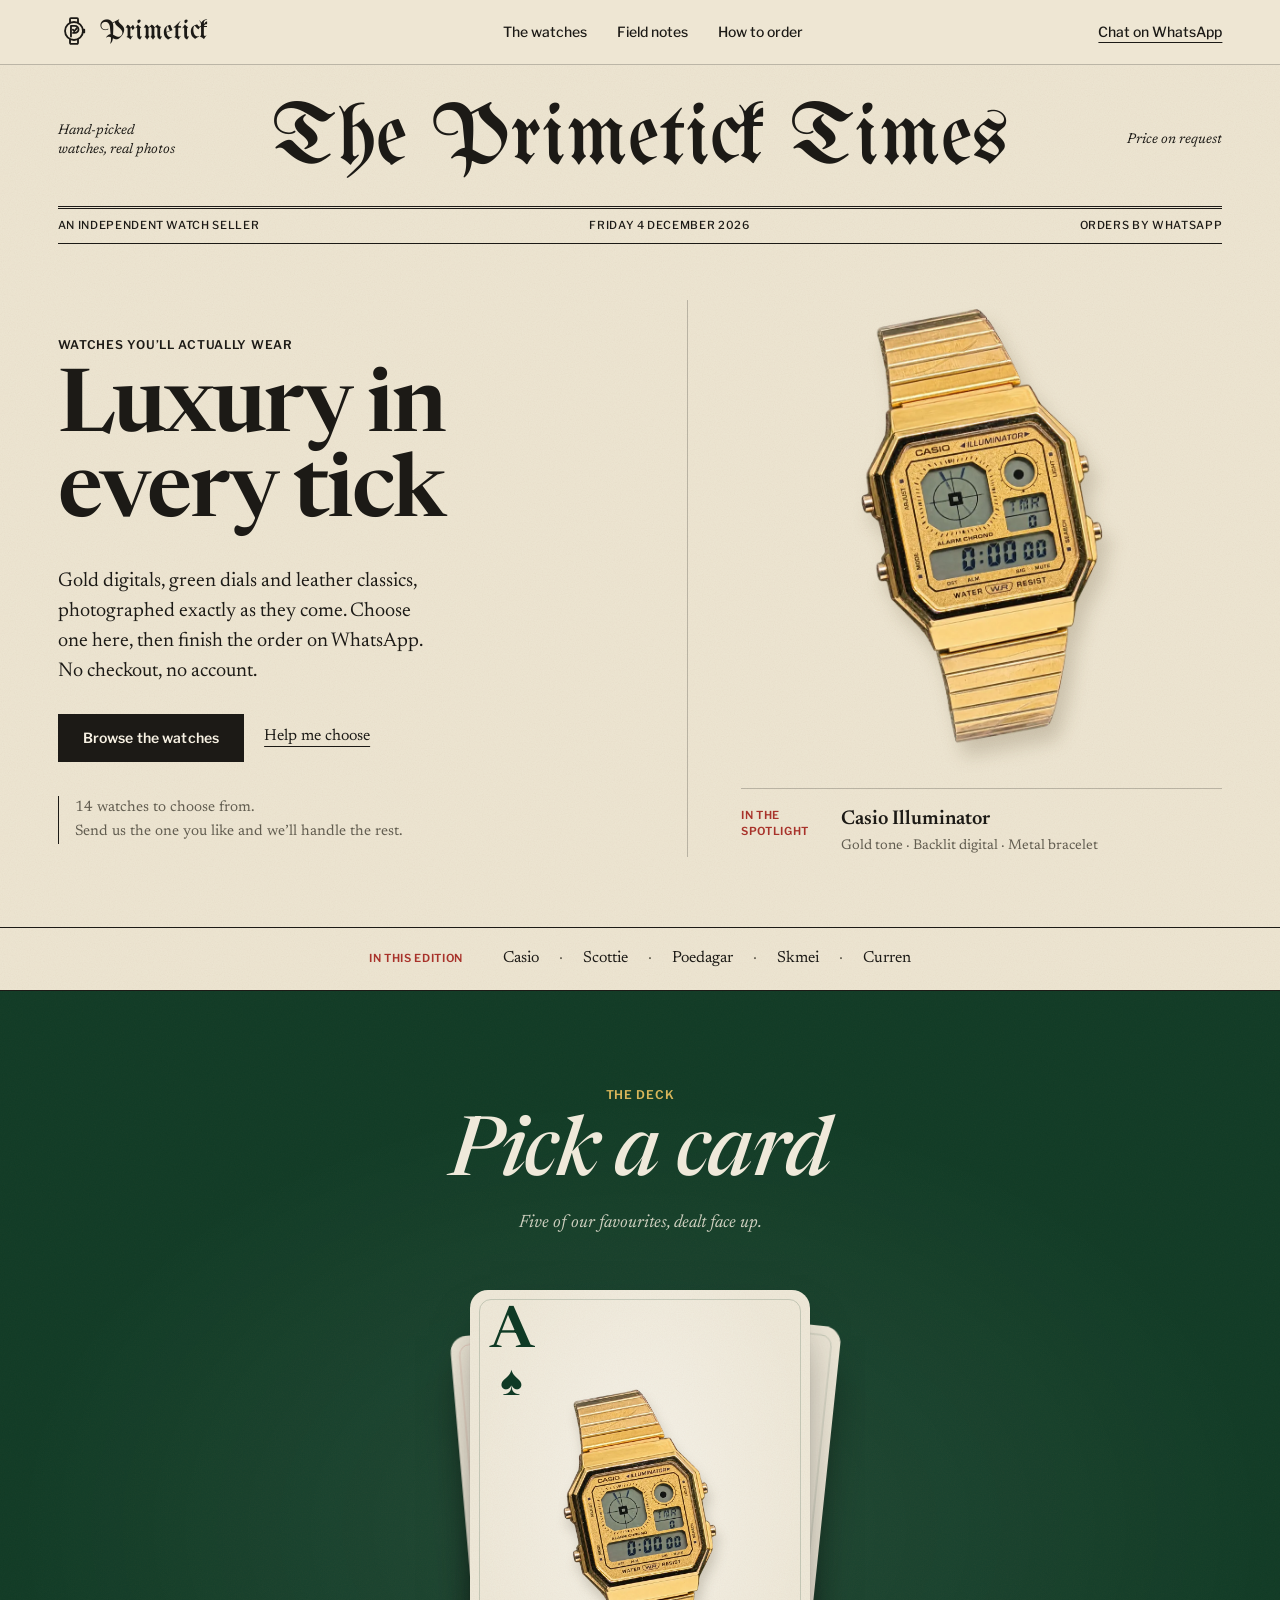
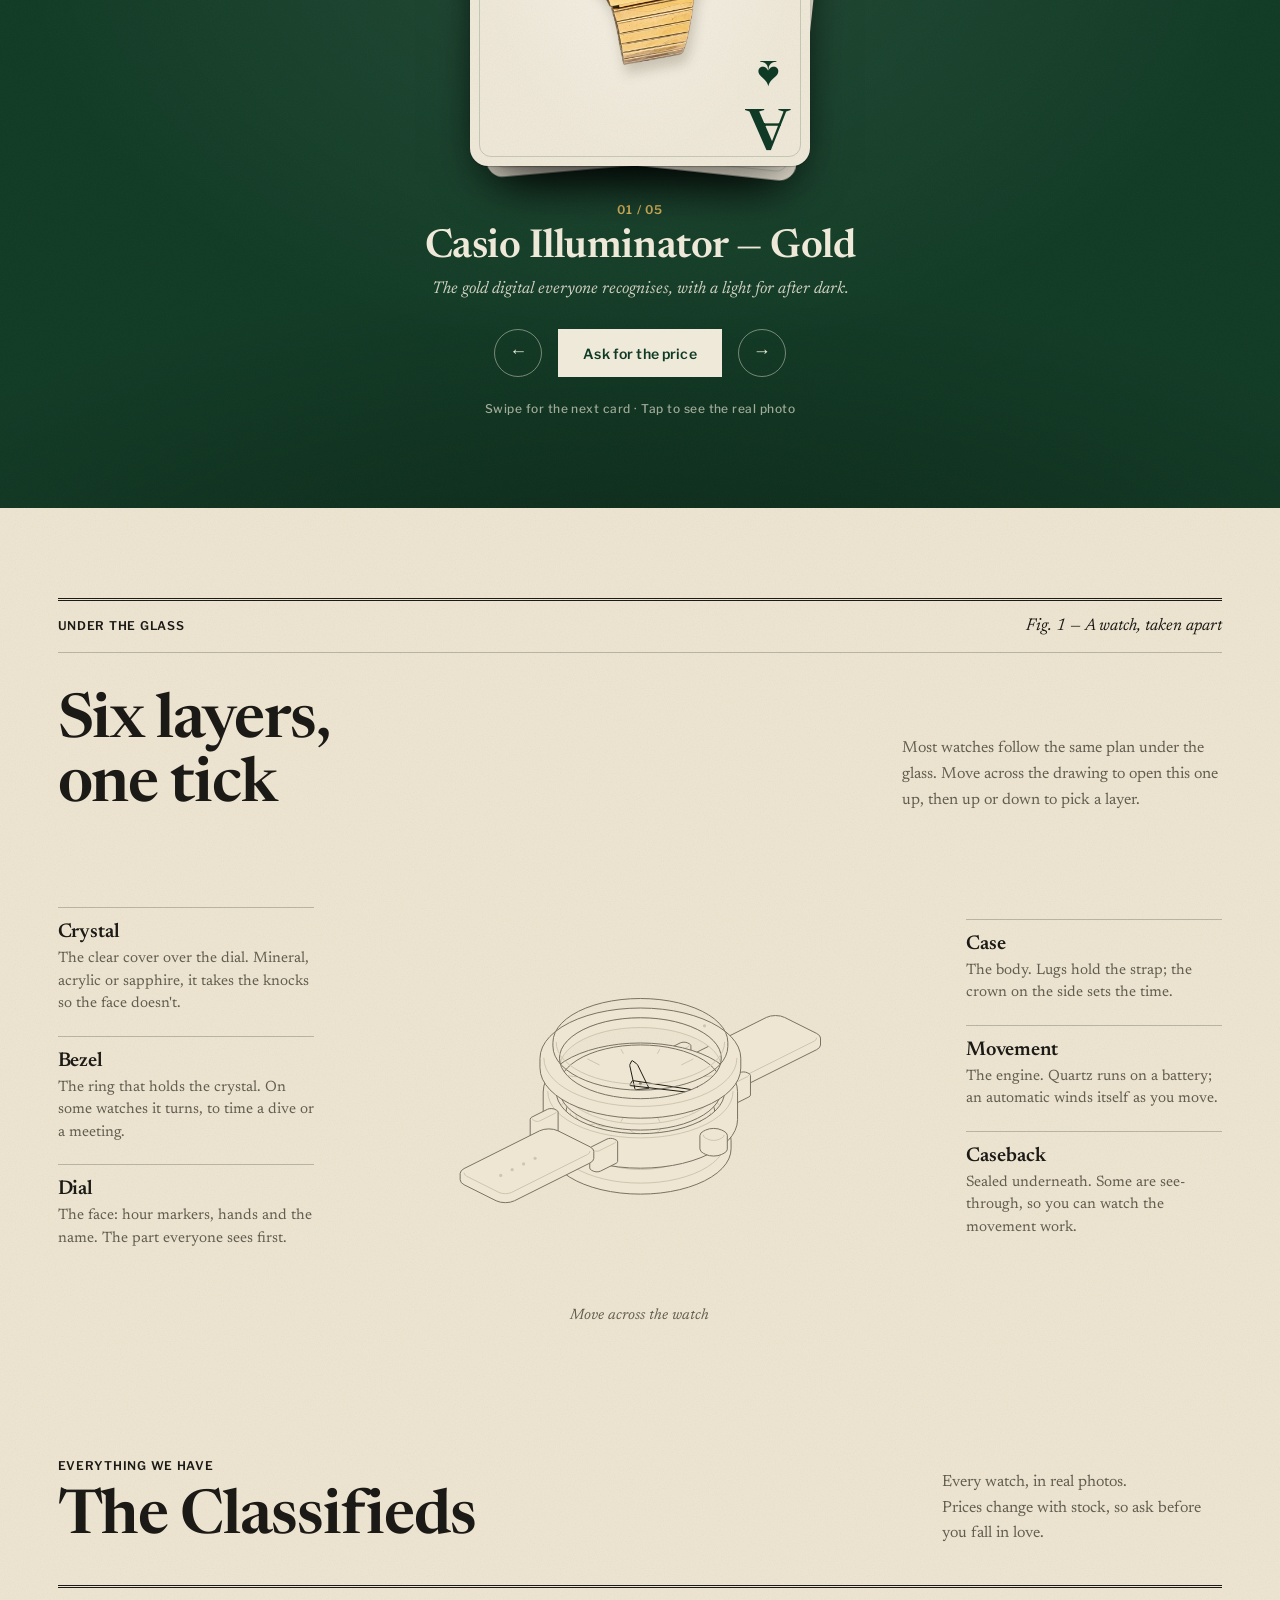
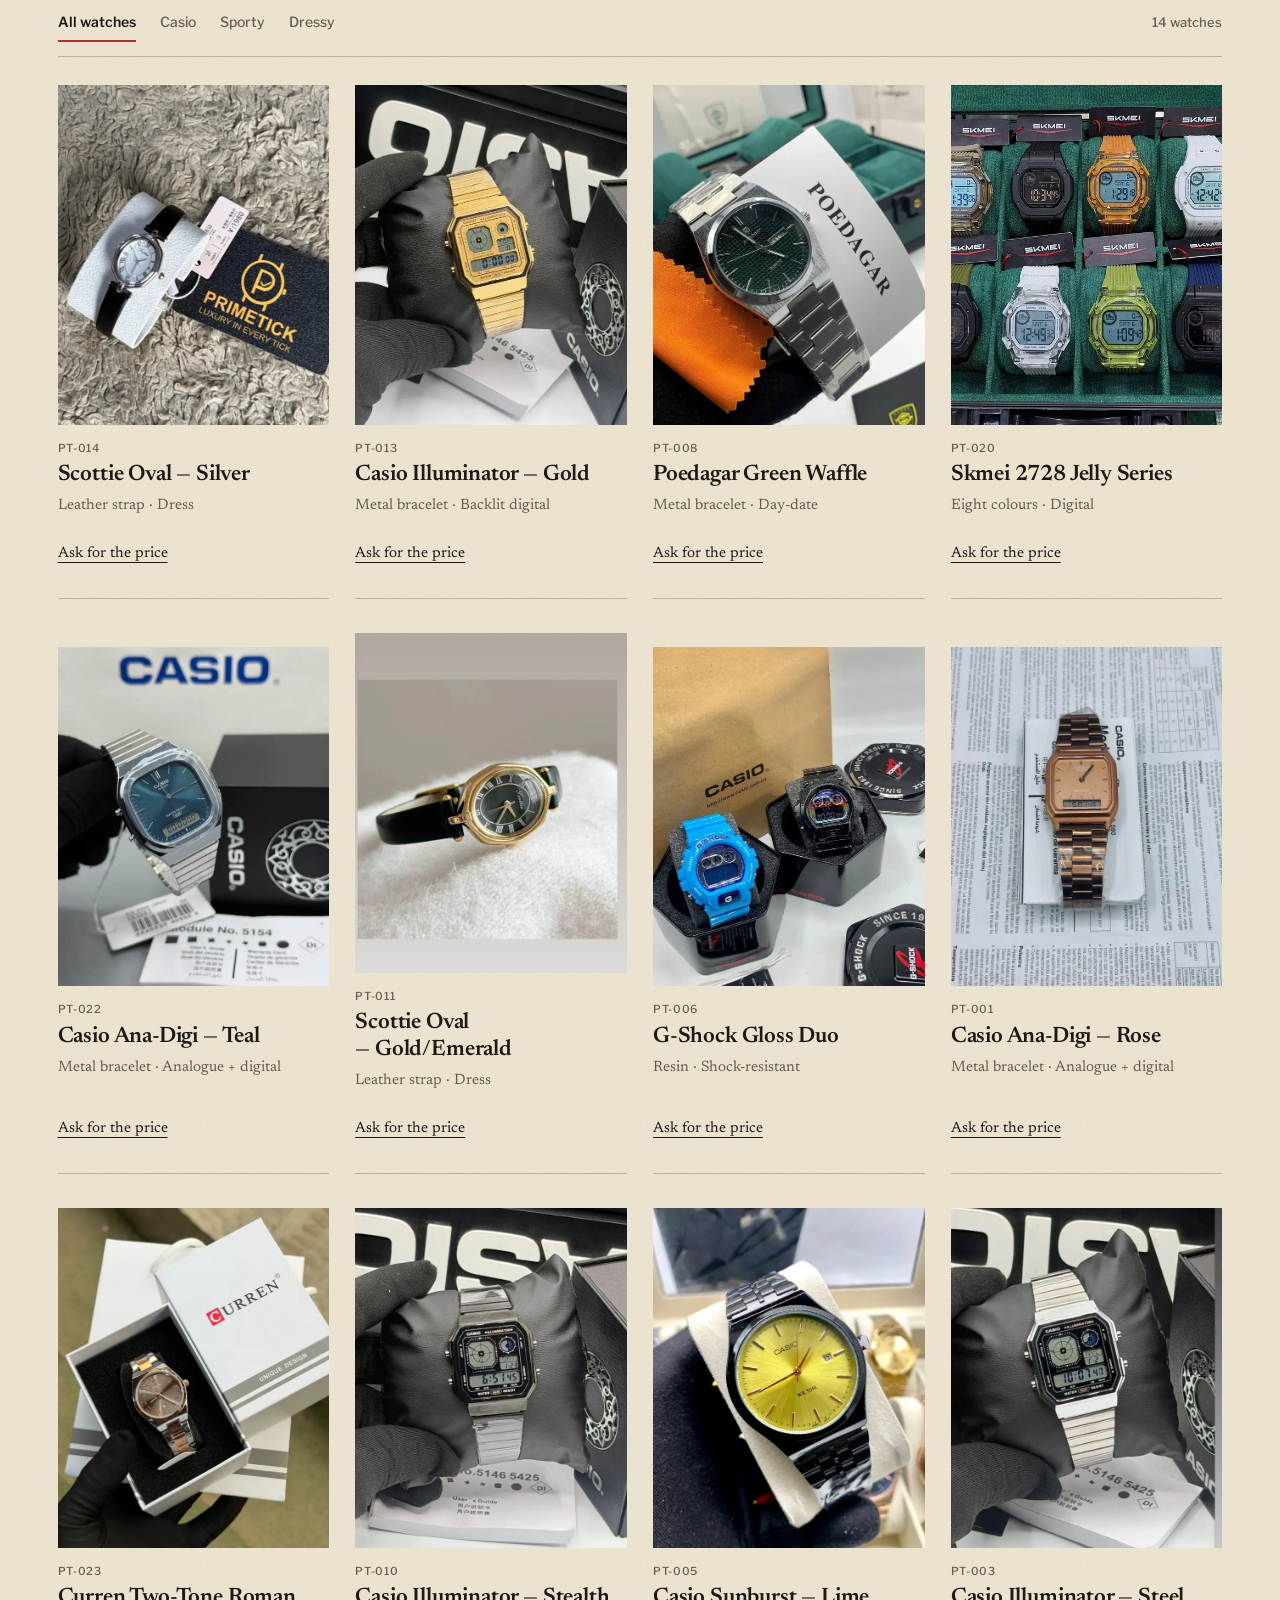
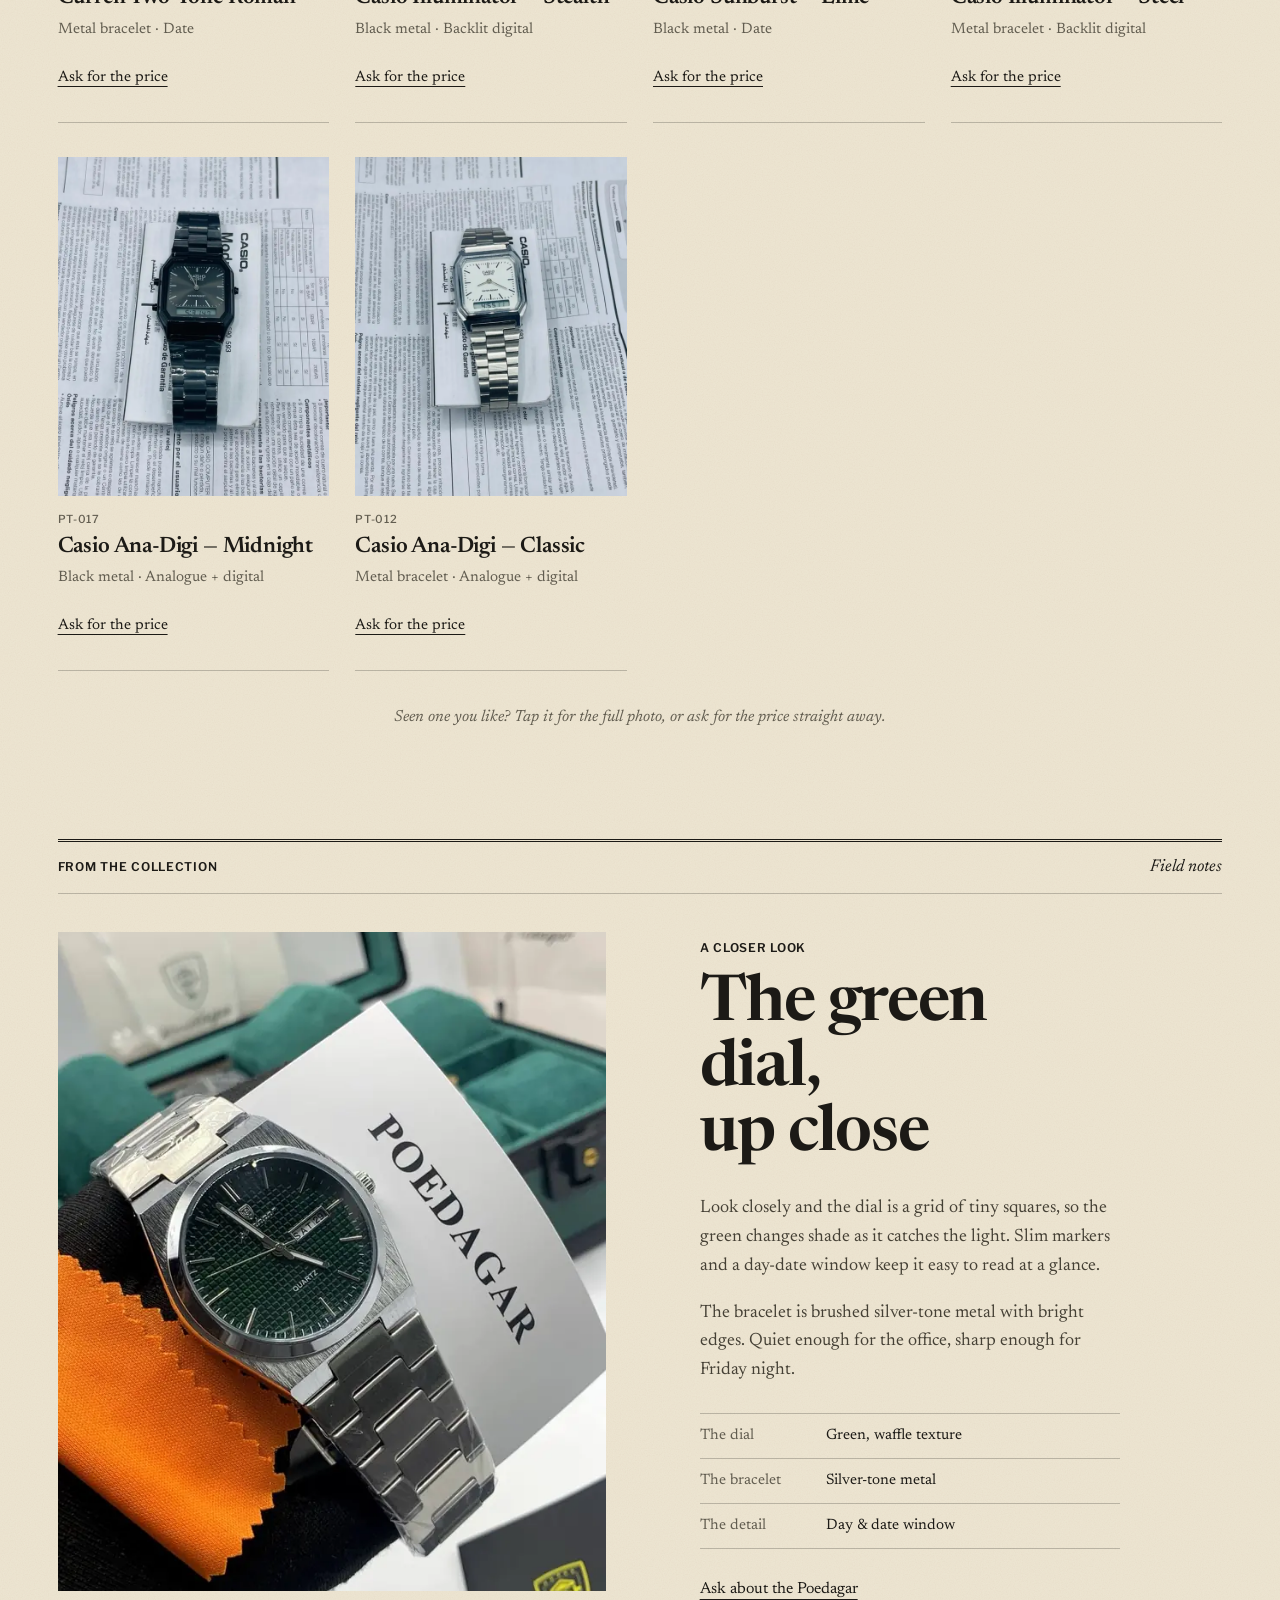
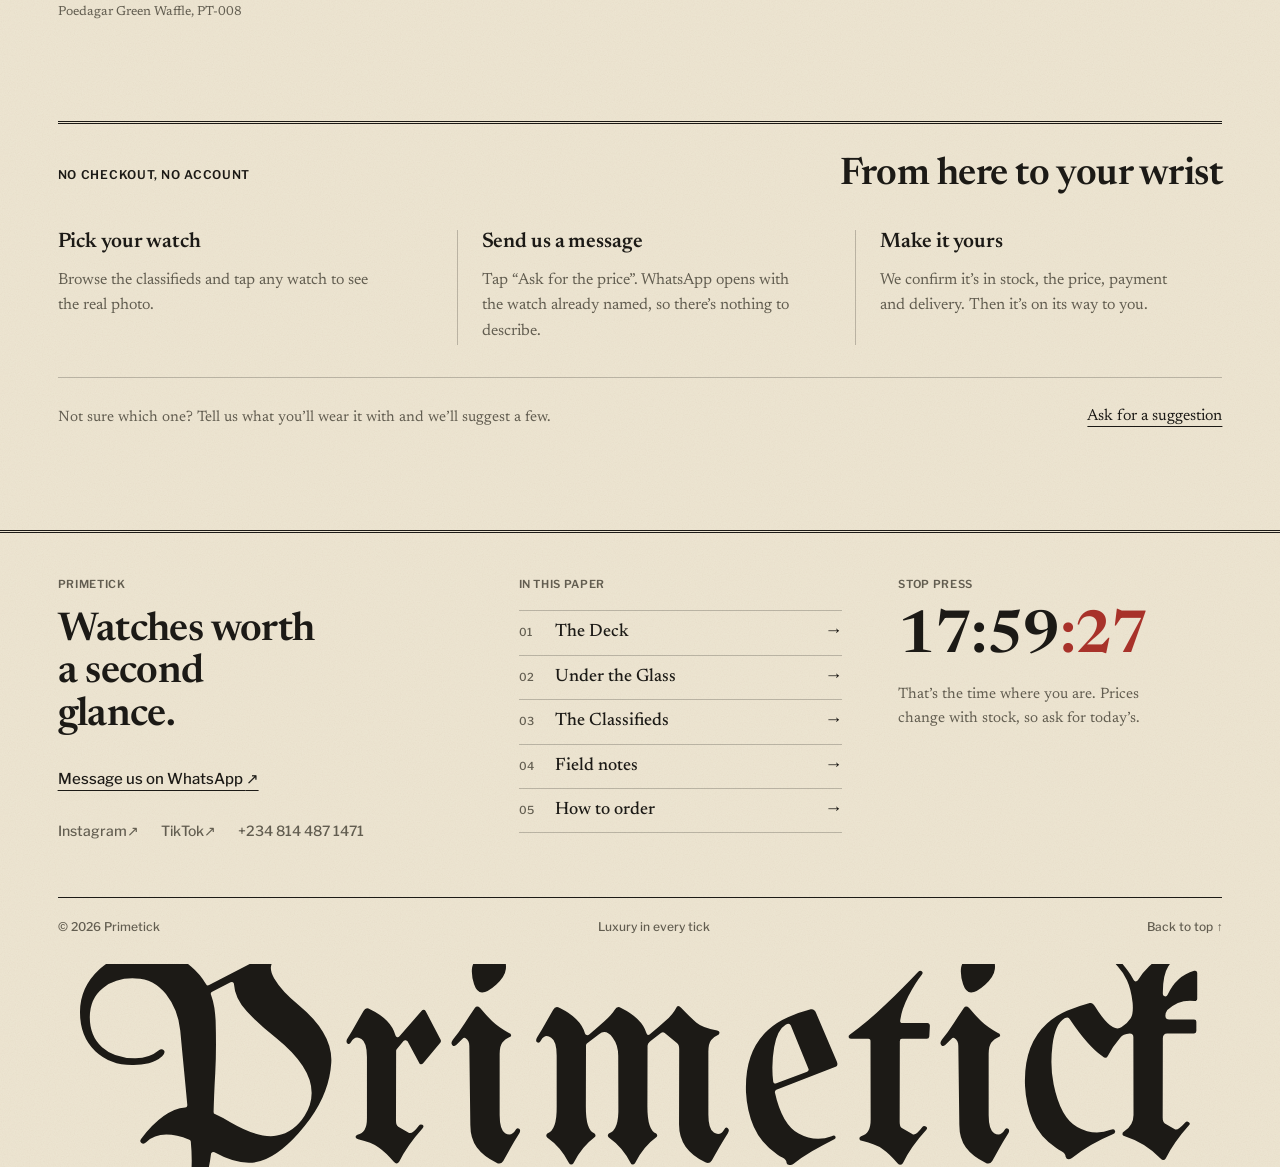
<file: index.html>
<!doctype html>
<html lang="en">
<head>
<meta charset="utf-8">
<meta name="viewport" content="width=device-width, initial-scale=1, viewport-fit=cover, interactive-widget=resizes-content">
<meta name="theme-color" content="#EEE6D3">
<meta name="color-scheme" content="light">
<link rel="icon" href="data:image/svg+xml,%3Csvg%20xmlns%3D%22http%3A%2F%2Fwww.w3.org%2F2000%2Fsvg%22%20viewBox%3D%220%200%2040%2040%22%3E%3Crect%20width%3D%2240%22%20height%3D%2240%22%20rx%3D%229%22%20fill%3D%22%23151412%22%2F%3E%3Cg%20fill%3D%22none%22%20stroke%3D%22%23E7A93C%22%20stroke-width%3D%222.4%22%20stroke-linecap%3D%22round%22%20stroke-linejoin%3D%22round%22%3E%3Cpath%20d%3D%22M15%209.4V5.2a1.2%201.2%200%200%201%201.2-1.2h7.6A1.2%201.2%200%200%201%2025%205.2v4.2M15%2030.6v4.2a1.2%201.2%200%200%200%201.2%201.2h7.6a1.2%201.2%200%200%200%201.2-1.2v-4.2%22%2F%3E%3Ccircle%20cx%3D%2220%22%20cy%3D%2220%22%20r%3D%2211.2%22%2F%3E%3Cpath%20d%3D%22M31.2%2018.2h1.6v3.6h-1.6%22%2F%3E%3Cpath%20d%3D%22M16.2%2027V13.6h5a4.4%204.4%200%200%201%200%208.8h-2.4%22%2F%3E%3Cpath%20d%3D%22M18.6%2018.4l1.7%201.9%203.3-4%22%2F%3E%3C%2Fg%3E%3C%2Fsvg%3E">
<title>Primetick &mdash; Watches, ordered on WhatsApp</title>
<meta name="description" content="Gold digitals, green dials and leather classics, in real photos. Pick a watch and order it on WhatsApp.">
<!-- Link previews (WhatsApp, Instagram, X, Facebook). Once the site is live, make og:image an absolute URL, e.g. https://yourdomain.com/assets/og-image.jpg, and add og:url. -->
<meta property="og:type" content="website">
<meta property="og:site_name" content="Primetick">
<meta property="og:title" content="Primetick: Luxury in every tick">
<meta property="og:description" content="Gold digitals, green dials and leather classics, in real photos. Pick a watch and order it on WhatsApp.">
<meta property="og:image" content="assets/og-image.jpg">
<meta property="og:image:width" content="1200">
<meta property="og:image:height" content="630">
<meta property="og:image:alt" content="The Primetick Times front page: Luxury in every tick, with a gold Casio Illuminator">
<meta name="twitter:card" content="summary_large_image">
<meta name="twitter:title" content="Primetick: Luxury in every tick">
<meta name="twitter:description" content="Gold digitals, green dials and leather classics, in real photos. Order on WhatsApp.">
<meta name="twitter:image" content="assets/og-image.jpg">
<link rel="preconnect" href="https://fonts.googleapis.com">
<link rel="preconnect" href="https://fonts.gstatic.com" crossorigin>
<link href="https://fonts.googleapis.com/css2?family=Newsreader:ital,opsz,wght@0,6..72,400..700;1,6..72,400..700&family=Libre+Franklin:wght@400..700&family=UnifrakturMaguntia&display=swap" rel="stylesheet">
<link rel="stylesheet" href="styles.css">
</head>
<body>
<a class="skip-link" href="#main">Skip to content</a>
<nav class="nav" aria-label="Main navigation">
  <a class="logo" href="#top" aria-label="Primetick home"><svg class="logo-mark" viewBox="0 0 40 40" fill="none" stroke="currentColor" stroke-width="2.3" stroke-linecap="round" stroke-linejoin="round" aria-hidden="true"><path d="M15 9.4V5.2a1.2 1.2 0 0 1 1.2-1.2h7.6A1.2 1.2 0 0 1 25 5.2v4.2M15 30.6v4.2a1.2 1.2 0 0 0 1.2 1.2h7.6a1.2 1.2 0 0 0 1.2-1.2v-4.2"/><circle cx="20" cy="20" r="11.2"/><path d="M31.2 18.2h1.6v3.6h-1.6"/><path d="M16.2 27V13.6h5a4.4 4.4 0 0 1 0 8.8h-2.4"/><path d="M18.6 18.4l1.7 1.9 3.3-4"/></svg><span>Primetick</span></a>
  <div class="nav-links">
    <a href="#drops">The watches</a>
    <a href="#field-notes">Field notes</a>
    <a href="#how">How to order</a>
  </div>
  <a class="nav-contact wa-link" href="#" data-msg="Hi Primetick, what watches do you have right now?">Chat on WhatsApp</a>
</nav>

<main id="main">
<header class="hero" id="top">
  <div class="masthead">
    <span class="mast-side">Hand-picked watches, real photos</span>
    <div class="mast-title">The Primetick Times</div>
    <span class="mast-side mast-right">Price on request</span>
  </div>
  <div class="dateline">
    <span>An independent watch seller</span>
    <span id="dateline">The daily edition</span>
    <span>Orders by WhatsApp</span>
  </div>
  <div class="hero-body">
    <div class="hero-lead">
      <p class="eyebrow">Watches you&rsquo;ll actually wear</p>
      <h1 class="headline">Luxury in<br>every tick</h1>
    </div>
    <figure class="hero-product">
      <button class="hero-watch watch-hit" data-id="013" aria-label="View the Casio Illuminator Gold">
        <img src="assets/img/cutouts/w13.webp" alt="Gold Casio Illuminator with a digital face and linked metal bracelet" width="705" height="960" fetchpriority="high" decoding="async">
      </button>
      <figcaption>
        <span class="product-note">In the spotlight</span>
        <span class="product-caption"><strong>Casio Illuminator</strong><span>Gold tone &middot; Backlit digital &middot; Metal bracelet</span></span>
      </figcaption>
    </figure>
    <div class="hero-details">
      <p class="hero-description">Gold digitals, green dials and leather classics, photographed exactly as they come. Choose one here, then finish the order on WhatsApp. No checkout, no account.</p>
      <div class="hero-ctas">
        <a class="btn" href="#drops">Browse the watches</a>
        <a class="text-link wa-link" href="#" data-msg="Hi Primetick, can you help me choose a watch?">Help me choose</a>
      </div>
      <p class="hero-footnote"><span id="trustCount">14</span> watches to choose from. <br>Send us the one you like and we&rsquo;ll handle the rest.</p>
    </div>
  </div>
</header>

<div class="edition-strip" aria-label="Brands in the collection">
  <span class="edition-label">In this edition</span>
  <p>Casio <span>&middot;</span> Scottie <span>&middot;</span> Poedagar <span>&middot;</span> Skmei <span>&middot;</span> Curren</p>
</div>

<section class="deck-sec" id="deck-sec" aria-labelledby="deck-title">
  <div class="deck-head">
    <p class="sec-kicker">The Deck</p>
    <h2 class="deck-title" id="deck-title">Pick a card</h2>
    <p class="deck-deck">Five of our favourites, dealt face up.</p>
  </div>
  <div class="deck-stage">
    <div class="deck" id="deck" tabindex="0" role="region" aria-roledescription="carousel" aria-label="Featured watches. Swipe, or use the arrow keys."></div>
  </div>
  <div class="deck-info">
    <p class="deck-count"><span id="deckNum">01</span> / <span id="deckTotal">05</span></p>
    <h3 id="deckName" aria-live="polite"></h3>
    <p id="deckLine"></p>
    <div class="deck-ctrl">
      <button class="deck-arrow" id="deckPrev" aria-label="Previous card">&larr;</button>
      <a class="btn btn-cream" id="deckCta" target="_blank" rel="noopener">Ask for the price</a>
      <button class="deck-arrow" id="deckNext" aria-label="Next card">&rarr;</button>
    </div>
    <p class="deck-hint">Swipe for the next card &middot; Tap to see the real photo</p>
  </div>
</section>

<section class="anatomy" id="anatomy" aria-labelledby="anatomy-title">
  <div class="notes-heading"><p class="eyebrow">Under the glass</p><span>Fig. 1 &mdash; A watch, taken apart</span></div>
  <div class="anatomy-head">
    <h2 id="anatomy-title">Six layers,<br>one tick</h2>
    <p class="anatomy-intro">Most watches follow the same plan under the glass. Move across the drawing to open this one up, then up or down to pick a layer.</p>
  </div>
  <div class="anatomy-layout">
    <ul class="anatomy-notes">
      <li data-layer="crystal"><b>Crystal</b><span>The clear cover over the dial. Mineral, acrylic or sapphire, it takes the knocks so the face doesn't.</span></li>
      <li data-layer="bezel"><b>Bezel</b><span>The ring that holds the crystal. On some watches it turns, to time a dive or a meeting.</span></li>
      <li data-layer="dial"><b>Dial</b><span>The face: hour markers, hands and the name. The part everyone sees first.</span></li>
    </ul>
    <figure class="anatomy-fig">
      <div class="anatomy-stage" id="anatomyStage"></div>
      <figcaption><span id="anatomyRead">Move across the watch</span></figcaption>
    </figure>
    <ul class="anatomy-notes">
      <li data-layer="case"><b>Case</b><span>The body. Lugs hold the strap; the crown on the side sets the time.</span></li>
      <li data-layer="movement"><b>Movement</b><span>The engine. Quartz runs on a battery; an automatic winds itself as you move.</span></li>
      <li data-layer="caseback"><b>Caseback</b><span>Sealed underneath. Some are see-through, so you can watch the movement work.</span></li>
    </ul>
  </div>
</section>

<section class="drops" id="drops" aria-labelledby="catalogue-title">
  <div class="catalogue-head">
    <div>
      <p class="eyebrow">Everything we have</p>
      <h2 class="sec-title" id="catalogue-title">The Classifieds</h2>
    </div>
    <p class="catalogue-intro">Every watch, in real photos. <br>Prices change with stock, so ask before you fall in love.</p>
  </div>
  <div class="catalogue-toolbar">
    <div class="filters" role="group" aria-label="Filter watches">
      <button class="chip on" data-f="all" aria-pressed="true">All watches</button>
      <button class="chip" data-f="casio" aria-pressed="false">Casio</button>
      <button class="chip" data-f="sport" aria-pressed="false">Sporty</button>
      <button class="chip" data-f="dress" aria-pressed="false">Dressy</button>
    </div>
    <p class="catalogue-count" id="catalogueCount" aria-live="polite">14 watches</p>
  </div>
  <div class="grid" id="grid"></div>
  <p class="catalogue-end">Seen one you like? Tap it for the full photo, or ask for the price straight away.</p>
</section>

<section class="field-notes" id="field-notes" aria-labelledby="notes-title">
  <div class="notes-heading"><p class="eyebrow">From the collection</p><span>Field notes</span></div>
  <div class="notes-layout">
    <figure class="notes-photo">
      <button class="watch-hit" data-id="008" aria-label="See the full photo of the Poedagar Green Waffle">
        <img src="assets/img/watches/w8-640.webp" srcset="assets/img/watches/w8-640.webp 640w, assets/img/watches/w8-1280.webp 960w" sizes="(max-width: 760px) 100vw, 46vw" alt="Poedagar watch with a green waffle-pattern dial and a silver-tone bracelet" width="960" height="1280" loading="lazy" decoding="async">
      </button>
      <figcaption>Poedagar Green Waffle, PT-008</figcaption>
    </figure>
    <div class="notes-copy">
      <p class="eyebrow">A closer look</p>
      <h2 id="notes-title">The green dial, <br>up close</h2>
      <p>Look closely and the dial is a grid of tiny squares, so the green changes shade as it catches the light. Slim markers and a day-date window keep it easy to read at a glance.</p>
      <p>The bracelet is brushed silver-tone metal with bright edges. Quiet enough for the office, sharp enough for Friday night.</p>
      <dl class="watch-details">
        <div><dt>The dial</dt><dd>Green, waffle texture</dd></div>
        <div><dt>The bracelet</dt><dd>Silver-tone metal</dd></div>
        <div><dt>The detail</dt><dd>Day &amp; date window</dd></div>
      </dl>
      <a class="text-link wa-link" href="#" data-msg="Hi Primetick, is the Poedagar Green Waffle (PT-008) available? What's the price today?">Ask about the Poedagar</a>
    </div>
  </div>
</section>

<section class="how" id="how" aria-labelledby="order-title">
  <div class="order-heading"><p class="eyebrow">No checkout, no account</p><h2 id="order-title">From here to your wrist</h2></div>
  <ol class="steps">
    <li class="step"><h3>Pick your watch</h3><p>Browse the classifieds and tap any watch to see the real photo.</p></li>
    <li class="step"><h3>Send us a message</h3><p>Tap &ldquo;Ask for the price&rdquo;. WhatsApp opens with the watch already named, so there&rsquo;s nothing to describe.</p></li>
    <li class="step"><h3>Make it yours</h3><p>We confirm it&rsquo;s in stock, the price, payment and delivery. Then it&rsquo;s on its way to you.</p></li>
  </ol>
  <div class="order-note"><p>Not sure which one? Tell us what you&rsquo;ll wear it with and we&rsquo;ll suggest a few.</p><a class="text-link wa-link" href="#" data-msg="Hi Primetick, can you suggest a few watches for me?">Ask for a suggestion</a></div>
</section>
</main>

<footer class="footer">
  <div class="foot-grid">
    <div class="foot-intro">
      <p class="foot-label">Primetick</p>
      <p class="foot-statement">Watches worth a second glance.</p>
      <a class="foot-wa wa-link" href="#" data-msg="Hi Primetick, what's new in the collection?">Message us on WhatsApp <span aria-hidden="true">&nearr;</span></a>
      <p class="foot-social"><a href="https://www.instagram.com/disnus1506/" target="_blank" rel="noopener">Instagram <span aria-hidden="true">&nearr;</span></a><a href="https://www.tiktok.com/@primetickwatches_" target="_blank" rel="noopener">TikTok <span aria-hidden="true">&nearr;</span></a><a class="wa-link" href="#" data-msg="Hi Primetick, what watches do you have right now?">+234 814 487 1471</a></p>
    </div>
    <nav aria-label="Footer navigation">
      <p class="foot-label">In this paper</p>
      <ol class="foot-menu">
        <li><a href="#deck-sec"><span class="n">01</span>The Deck<span class="arr" aria-hidden="true">&rarr;</span></a></li>
        <li><a href="#anatomy"><span class="n">02</span>Under the Glass<span class="arr" aria-hidden="true">&rarr;</span></a></li>
        <li><a href="#drops"><span class="n">03</span>The Classifieds<span class="arr" aria-hidden="true">&rarr;</span></a></li>
        <li><a href="#field-notes"><span class="n">04</span>Field notes<span class="arr" aria-hidden="true">&rarr;</span></a></li>
        <li><a href="#how"><span class="n">05</span>How to order<span class="arr" aria-hidden="true">&rarr;</span></a></li>
      </ol>
    </nav>
    <div class="foot-press">
      <p class="foot-label">Stop press</p>
      <p class="foot-clock" id="footClock" aria-label="Your local time">00:00<span>:00</span></p>
      <p class="foot-note">That&rsquo;s the time where you are. Prices change with stock, so ask for today&rsquo;s.</p>
    </div>
  </div>
  <div class="foot-legal">
    <span>&copy; <span id="yr"></span> Primetick</span>
    <span>Luxury in every tick</span>
    <a href="#top">Back to top &uarr;</a>
  </div>
  <div class="foot-mark" id="footMark" aria-hidden="true"><span>Primetick</span></div>
</footer>

<dialog class="qv" id="qv" aria-labelledby="qvName">
  <button class="qv-close" id="qvClose" aria-label="Close quick view">&times;</button>
  <div class="qv-img"><img id="qvImg" alt=""></div>
  <div class="qv-body">
    <span class="qv-no" id="qvNo"></span>
    <h3 id="qvName"></h3>
    <p class="qv-meta" id="qvMeta"></p>
    <p class="qv-note">This is the actual watch, photographed as it comes. Message us to check it&rsquo;s in stock and get today&rsquo;s price.</p>
    <a class="btn qv-cta" id="qvCta" target="_blank" rel="noopener">Ask on WhatsApp</a>
  </div>
</dialog>
<script src="watches.js"></script>
<script src="app.js"></script>
<script src="assets/footer.js"></script>
<script src="assets/hairline/kernel.js"></script>
<script src="assets/hairline/host.js"></script>
<script src="exploded-watch.js"></script>
</body>
</html>
</file>
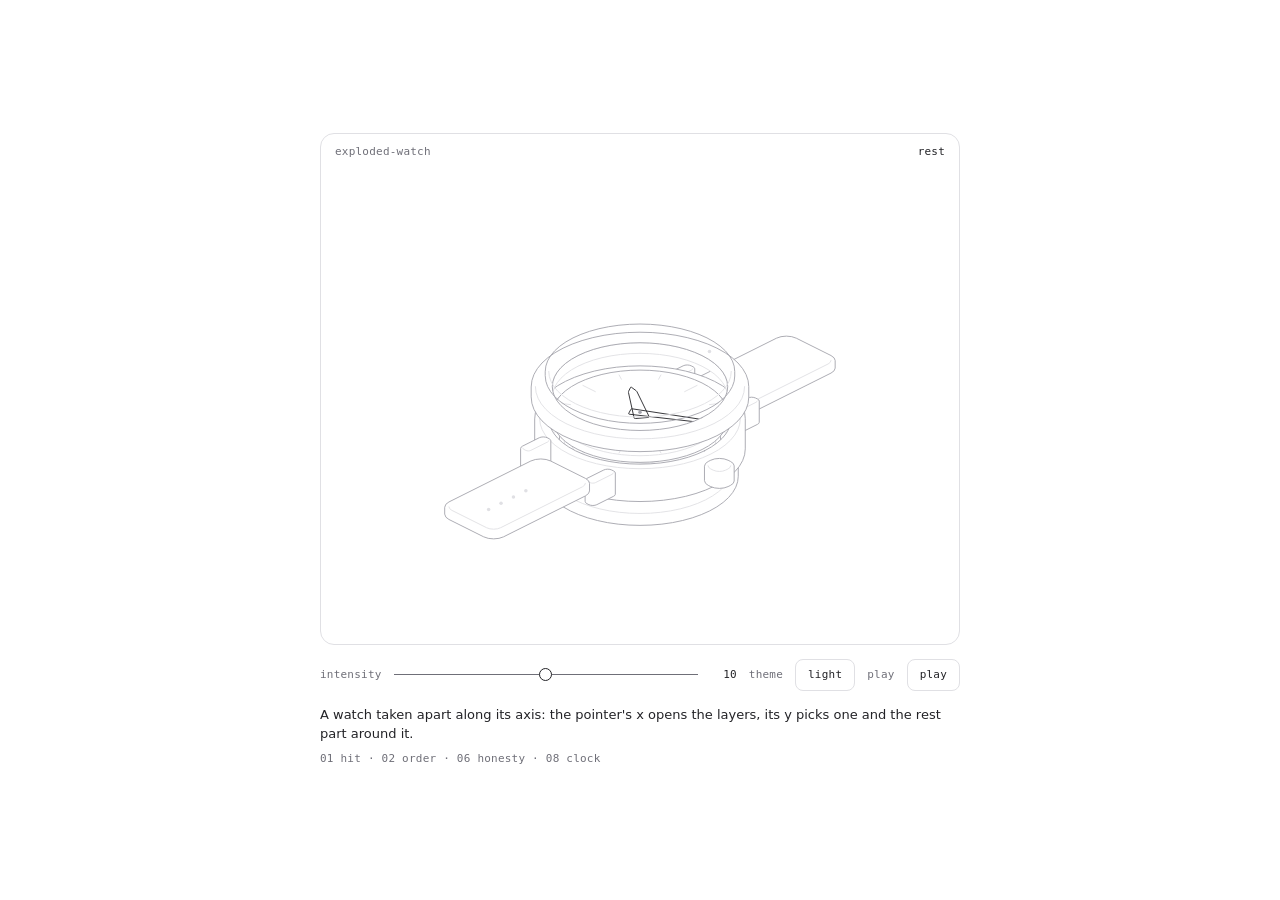
<file: hairline-exploded-watch.html>
<!doctype html>
<html lang="en">
<head>
<meta charset="utf-8">
<meta name="viewport" content="width=device-width, initial-scale=1">
<title>Hairline figure</title>
<link rel="icon" href="data:,">
<style>
  :root { color-scheme: light; --ground: #ffffff; --ink: #232327; --muted: #6f6f78; --line: #e0e0e4; }
  @media (prefers-color-scheme: dark) {
    :root:not([data-theme="light"]) { color-scheme: dark; --ground: #08090a; --ink: #d0d6e0; --muted: #8a8c95; --line: #29292d; }
  }
  :root[data-theme="dark"] { color-scheme: dark; --ground: #08090a; --ink: #d0d6e0; --muted: #8a8c95; --line: #29292d; }
  :root[data-theme="light"] { color-scheme: light; }
  * { box-sizing: border-box; }
  body {
    margin: 0; min-height: 100vh; display: grid; place-items: center; padding: 24px 16px;
    background: var(--ground); color: var(--ink);
    font: 13px/1.5 ui-sans-serif, system-ui, -apple-system, "Segoe UI", sans-serif; -webkit-font-smoothing: antialiased;
  }
  main { width: 100%; max-width: 640px; }
  .plate { position: relative; border: 1px solid var(--line); border-radius: 14px; overflow: hidden; }
  .tag, .label, output, button { font: 11px/1 ui-monospace, SFMono-Regular, Menlo, Consolas, monospace; letter-spacing: 0.02em; }
  .tag { position: absolute; top: 12px; z-index: 1; color: var(--muted); pointer-events: none; }
  #name { left: 14px; }
  #read { right: 14px; color: var(--ink); font-variant-numeric: tabular-nums; }
  .controls { display: flex; flex-wrap: wrap; align-items: center; gap: 4px 12px; margin-top: 14px; }
  .label { color: var(--muted); }
  input[type="range"] {
    flex: 1 1 96px; min-width: 0; height: 32px; margin: 0; background: transparent; cursor: pointer;
    -webkit-appearance: none; appearance: none;
  }
  input[type="range"]::-webkit-slider-runnable-track { height: 1px; background: var(--muted); }
  input[type="range"]::-webkit-slider-thumb {
    -webkit-appearance: none; width: 13px; height: 13px; margin-top: -6px; border-radius: 50%;
    border: 1px solid var(--ink); background: var(--ground);
  }
  input[type="range"]::-moz-range-track { height: 1px; background: var(--muted); }
  input[type="range"]::-moz-range-thumb { width: 11px; height: 11px; border-radius: 50%; border: 1px solid var(--ink); background: var(--ground); }
  input[type="range"]:focus-visible, button:focus-visible { outline: 1.5px solid var(--ink); outline-offset: 2px; }
  output { min-width: 4ch; text-align: right; font-variant-numeric: tabular-nums; }
  button {
    height: 32px; padding: 0 12px; border: 1px solid var(--line); border-radius: 8px;
    background: transparent; color: var(--ink); cursor: pointer;
  }
  #play[aria-pressed="true"] { background: var(--ink); color: var(--ground); border-color: var(--ink); }
  #means { margin: 14px 0 0; text-wrap: pretty; }
  #rules { margin: 6px 0 0; line-height: 1.6; }
  #error { margin: 12px 0 0; padding-left: 10px; border-left: 1px solid var(--ink); }
</style>
</head>
<body>
<main>
  <div class="plate">
    <span class="tag" id="name"></span>
    <span class="tag" id="read"></span>
    <div id="stage"></div>
  </div>
  <div class="controls">
    <label class="label" for="intensity">intensity</label>
    <input id="intensity" type="range" min="0" max="1" step="0.01" value="0.5">
    <output id="value" for="intensity"></output>
    <span class="label">theme</span>
    <button id="theme" type="button" aria-label="Switch between the light and the dark theme"></button>
    <span class="label">play</span>
    <button id="play" type="button" aria-pressed="false">play</button>
  </div>
  <p id="means"></p>
  <p id="rules" class="label"></p>
  <p id="error" role="alert" hidden></p>
</main>
<script id="hl-kernel">
/* hairline kernel sha256:346b48bdef2cdfafd5343eba01494255cf75f9c078e6fcd1aafc62bab62980a1 */
/*
 * HL: everything a figure may call. Read this index; the code under it is the
 * package's src/core, unchanged, and a figure should not need to read it.
 *
 * Every figure is drawn in a 400 × 320 viewBox. World space is x/y on the
 * ground and z up. Plates are filled with the ground colour and painted back
 * to front, so a nearer one covers a farther one: append in that order. At
 * the default camera, Cam(45, 0.5, S), +x runs down to the right and +y down
 * to the left, so the corner with the largest x and y is nearest the viewer:
 * append by ascending x + y, from the far corner (smallest x and y) to it.
 *
 * Camera
 *   Cam(azDeg, k, S)                       a camera: azimuth in degrees, k = sin(elevation) (0.5 is the 2:1 view), S = scale
 *   fit(C, points, cx, cy)                 centres the box of [x, y, z] points on (cx, cy); call it once, before proj
 *                                          it only centres, it never scales: choose S by trying values, with the most extreme pose in points.
 *                                          The six figures use S 1.42 to 2.12; the boxes they fit come out 230 to 310 wide and 180 to 245 tall
 *   proj(C)                                returns P(x, y, z), which gives [sx, sy]
 *   unproj(C, sx, sy, z)                   the world [x, y] under a screen point, on the plane at height z
 *   facing(C)                              returns front(sample): whether a ring sample faces the camera
 * Rounded solids
 *   rrect(u0, v0, u1, v1, r, n)            a rounded rectangle, as a ring of samples {u, v, nu, nv}
 *   circ(R, n)                             a circle, as a ring
 *   rings(x0, y0, x1, y1, r, b)            [ring, inner]: a rounded footprint and its crease ring, inset by b
 *                                          r, the corner radius, is cut to half the shorter side. b, the crease's inset in world units
 *                                          (0.6 to 2.2 in the figures), must stay under half the shorter side or the crease turns inside out
 *   prism(P, front, ring, inner, z0, z1)   {sil, crease}: a solid standing from z0 to z1, as two path strings
 *   ringAt(P, ring, z)                     the ring's points, projected at height z
 *   run(ring, keep)                        the one cyclic run of samples that pass keep
 *   hull(points)                           the convex hull of screen points
 *   extremes(P, ring)                      [left, right, nearest] samples: where dashed drops fall from
 *   fillet(points, radii, n)               rounds every vertex of a closed polygon; returns the new points
 *                                          radii is an array, one radius per vertex, each cut to half its shorter edge; a single number gives NaN.
 *                                          n is the steps round each corner, default 4: each vertex becomes n + 1 points
 *   ghost(P, front, ring, z0, depth)       a reflection's path {d, y0, y1}; reflect() draws it for you
 * Paths and numbers
 *   poly(points)                           a closed path string
 *   open(points)                           an open polyline string
 *   seg(a, b)                              one segment between two screen points [sx, sy], as its own subpath; project world points with P first
 *   clamp(v, a, b)
 *   lerp(a, b, t)
 *   rad(deg)
 *   r2(n)                                  two decimals
 * The continuous clock: one spring per moving number
 *   spring(x, opts)                        at rest on x; write .t to retarget; opts {k, c, m, eps}, default k 100, c 18, m 1
 *   stepS(sp, dt)                          advances by dt seconds; returns whether it is still moving
 * The discrete clock: a 700ms tween on (.32, .72, 0, 1)
 *   tween(v, dur)                          at rest on v; dur defaults to 700 (ms)
 *   tset(tw, to, now, delay)               retargets from where it is, after delay ms: the stagger
 *                                          the same target again does nothing, so calling it on every pointer move is safe
 *   tval(tw, now)                          its value at now
 *   tdone(tw, now)                         whether it has landed
 *   bezier(x1, y1, x2, y2)                 a CSS cubic-bezier, as a function of progress
 *   EASE_LIFT                              the lift curve itself
 *   reducedMotion()                        true when the reader asked for less motion; springs and tweens already land at once
 *   setReducedMotion(on)                   the loop's business, not a figure's
 * Drawing
 *   mk(tag, attrs, parent)                 one svg element: the only way a figure makes a node
 *   solid(parent)                          {g, sil, cr}: a group holding a silhouette path and a crease path
 *   put(solid, paths)                      writes prism()'s {sil, crease} into solid()'s {sil, cr}: sil into sil, crease into cr
 *   flatDot(parent, C, r, cls)             a dot lying on the ground plane; cls is "dot", "dot m" or "dot off"
 *   place(el, point)                       moves a dot or a circle to [sx, sy]
 *   reflect(svg, parent, P, front, ring, z0, depth)   a fading mirror under a solid
 *   fade(svg, y0, y1, a0)                  a vertical fade, as a mask; returns the value for a mask attribute
 * Life
 *   register(stage, tick)                  joins the one frame loop; tick(dt in seconds, now in ms) returns true to ask for another frame; gives {wake, unregister}
 *   pointer(stage, handlers)               {move(point), down(point), leave()}, points in viewBox units; returns its disposer
 *   disposer()                             {add, on, dispose}: collects tear-down, so destroy is bag.dispose
 * The bench's business, not a figure's
 *   css(lightDark)
 *   inject(root)
 *   tour(stage, stops, onStop)             an unseen pointer that walks the stops, [x, y] in viewBox units or null to leave, and gives way to a real one; onStop(i) on each arrival; returns {stop}
 *   LAP                                    the default stops: a diamond around the centre, then a leave
 *
 * Classes, on path, polygon, ellipse and line. They are the whole palette; a
 * figure sets no colour, width or fill of its own.
 *     (none)   filled with the ground colour, medium stroke
 *     sil      the silhouette's stroke        hi    the bright stroke: the only highlight
 *     lo       the dim stroke                 nf    no fill        fo   fill only, no stroke
 *     dash     a dashed guide
 *     dot      a bright dot                   dot m   a medium dot     dot off   a dim dot
 */
var HL = (() => {
  var __defProp = Object.defineProperty;
  var __getOwnPropDesc = Object.getOwnPropertyDescriptor;
  var __getOwnPropNames = Object.getOwnPropertyNames;
  var __hasOwnProp = Object.prototype.hasOwnProperty;
  var __export = (target, all) => {
    for (var name in all)
      __defProp(target, name, { get: all[name], enumerable: true });
  };
  var __copyProps = (to, from, except, desc) => {
    if (from && typeof from === "object" || typeof from === "function") {
      for (let key of __getOwnPropNames(from))
        if (!__hasOwnProp.call(to, key) && key !== except)
          __defProp(to, key, { get: () => from[key], enumerable: !(desc = __getOwnPropDesc(from, key)) || desc.enumerable });
    }
    return to;
  };
  var __toCommonJS = (mod) => __copyProps(__defProp({}, "__esModule", { value: true }), mod);

  // packages/hairline/src/core/kernel.ts
  var kernel_exports = {};
  __export(kernel_exports, {
    Cam: () => Cam,
    EASE_LIFT: () => EASE_LIFT,
    LAP: () => LAP,
    bezier: () => bezier,
    circ: () => circ,
    clamp: () => clamp,
    css: () => css,
    disposer: () => disposer,
    extremes: () => extremes,
    facing: () => facing,
    fade: () => fade,
    fillet: () => fillet,
    fit: () => fit,
    flatDot: () => flatDot,
    ghost: () => ghost,
    hull: () => hull,
    inject: () => inject,
    lerp: () => lerp,
    mk: () => mk,
    open: () => open,
    place: () => place,
    pointer: () => pointer,
    poly: () => poly,
    prism: () => prism,
    proj: () => proj,
    put: () => put,
    r2: () => r2,
    rad: () => rad,
    reducedMotion: () => reducedMotion,
    reflect: () => reflect,
    register: () => register,
    ringAt: () => ringAt,
    rings: () => rings,
    rrect: () => rrect,
    run: () => run,
    seg: () => seg,
    setReducedMotion: () => setReducedMotion,
    solid: () => solid,
    spring: () => spring,
    stepS: () => stepS,
    tdone: () => tdone,
    tour: () => tour,
    tset: () => tset,
    tval: () => tval,
    tween: () => tween,
    unproj: () => unproj
  });

  // packages/hairline/src/core/iso.ts
  var clamp = (v, a, b) => Math.max(a, Math.min(b, v));
  var lerp = (a, b, t) => a + (b - a) * t;
  var rad = (d) => d * Math.PI / 180;
  var r2 = (n) => Math.round(n * 100) / 100;
  var poly = (pts) => "M" + pts.map((p) => r2(p[0]) + " " + r2(p[1])).join("L") + "Z";
  var seg = (a, b) => `M${r2(a[0])} ${r2(a[1])}L${r2(b[0])} ${r2(b[1])}`;
  var open = (pts) => pts.length < 2 ? "" : "M" + pts.map((p) => r2(p[0]) + " " + r2(p[1])).join("L");
  var Cam = (azDeg, k, S) => ({ az: rad(azDeg), k, S, ox: 0, oy: 0 });
  function proj(C) {
    const c = Math.cos(C.az), s = Math.sin(C.az), zf = Math.sqrt(1 - C.k * C.k);
    return (x, y, z) => {
      const X = x * c - y * s, Y = x * s + y * c;
      return [C.ox + C.S * X, C.oy + C.S * (Y * C.k - z * zf)];
    };
  }
  function unproj(C, sx, sy, z) {
    const c = Math.cos(C.az), s = Math.sin(C.az), zf = Math.sqrt(1 - C.k * C.k);
    const X = (sx - C.ox) / C.S, Y = ((sy - C.oy) / C.S + z * zf) / C.k;
    return [X * c + Y * s, -X * s + Y * c];
  }
  function fit(C, pts, cx, cy) {
    C.ox = 0;
    C.oy = 0;
    const P = proj(C);
    let a = 1e9, b = -1e9, c = 1e9, d = -1e9;
    for (const p of pts) {
      const q = P(p[0], p[1], p[2]);
      a = Math.min(a, q[0]);
      b = Math.max(b, q[0]);
      c = Math.min(c, q[1]);
      d = Math.max(d, q[1]);
    }
    C.ox = cx - (a + b) / 2;
    C.oy = cy - (c + d) / 2;
  }
  function rrect(u0, v0, u1, v1, r, n = 4) {
    r = Math.max(0, Math.min(r, (u1 - u0) / 2, (v1 - v0) / 2));
    const out = [];
    for (const [cu, cv, a0] of [[u1 - r, v1 - r, 0], [u0 + r, v1 - r, 90], [u0 + r, v0 + r, 180], [u1 - r, v0 + r, 270]])
      for (let k = 0; k <= n; k++) {
        const a = rad(a0 + 90 * k / n), ca = Math.cos(a), sa = Math.sin(a);
        out.push({ u: cu + r * ca, v: cv + r * sa, nu: ca, nv: sa });
      }
    return out;
  }
  function circ(R, n = 96) {
    const out = [];
    for (let k = 0; k < n; k++) {
      const a = k / n * Math.PI * 2, ca = Math.cos(a), sa = Math.sin(a);
      out.push({ u: R * ca, v: R * sa, nu: ca, nv: sa });
    }
    return out;
  }
  function hull(input) {
    const pts = input.slice().sort((a, b) => a[0] - b[0] || a[1] - b[1]);
    const x = (o, a, b) => (a[0] - o[0]) * (b[1] - o[1]) - (a[1] - o[1]) * (b[0] - o[0]);
    const lo = [], up = [];
    for (const p of pts) {
      while (lo.length > 1 && x(lo[lo.length - 2], lo[lo.length - 1], p) <= 0) lo.pop();
      lo.push(p);
    }
    for (let i = pts.length - 1; i >= 0; i--) {
      const p = pts[i];
      while (up.length > 1 && x(up[up.length - 2], up[up.length - 1], p) <= 0) up.pop();
      up.push(p);
    }
    lo.pop();
    up.pop();
    return lo.concat(up);
  }
  var ringAt = (P, ring, z) => ring.map((q) => P(q.u, q.v, z));
  var facing = (C) => {
    const s = Math.sin(C.az), c = Math.cos(C.az);
    return (q) => q.nu * s + q.nv * c >= -1e-6;
  };
  function run(ring, keep) {
    const n = ring.length;
    let s = -1;
    for (let i = 0; i < n; i++) if (keep(ring[i]) && !keep(ring[(i + n - 1) % n])) {
      s = i;
      break;
    }
    if (s < 0) return keep(ring[0]) ? ring.slice() : [];
    const out = [];
    for (let k = 0; k < n && keep(ring[(s + k) % n]); k++) out.push(ring[(s + k) % n]);
    return out;
  }
  function prism(P, front, ring, inner, z0, z1) {
    return {
      sil: poly(hull(ringAt(P, ring, z1).concat(ringAt(P, ring, z0)))),
      crease: inner ? open(ringAt(P, run(inner, front), z1)) : ""
    };
  }
  var rings = (x0, y0, x1, y1, r, b) => [
    rrect(x0, y0, x1, y1, r),
    rrect(x0 + b, y0 + b, x1 - b, y1 - b, Math.max(0.3, r - b))
  ];
  function extremes(P, ring) {
    const pr = ring.map((q) => P(q.u, q.v, 0));
    let a = 0, b = 0, c = 0;
    pr.forEach((p, k) => {
      if (p[0] < pr[a][0]) a = k;
      if (p[0] > pr[b][0]) b = k;
      if (p[1] > pr[c][1]) c = k;
    });
    return [ring[a], ring[b], ring[c]];
  }
  function fillet(pts, rs, n = 4) {
    const m = pts.length, out = [];
    for (let i = 0; i < m; i++) {
      const a = pts[(i + m - 1) % m], p = pts[i], b = pts[(i + 1) % m];
      const la = Math.hypot(a[0] - p[0], a[1] - p[1]), lb = Math.hypot(b[0] - p[0], b[1] - p[1]);
      const t = Math.min(rs[i], la / 2, lb / 2);
      const p1 = [p[0] + (a[0] - p[0]) / la * t, p[1] + (a[1] - p[1]) / la * t];
      const p2 = [p[0] + (b[0] - p[0]) / lb * t, p[1] + (b[1] - p[1]) / lb * t];
      for (let k = 0; k <= n; k++) {
        const s = k / n, w = 1 - s;
        out.push([w * w * p1[0] + 2 * w * s * p[0] + s * s * p2[0], w * w * p1[1] + 2 * w * s * p[1] + s * s * p2[1]]);
      }
    }
    return out;
  }
  function ghost(P, front, ring, z0, depth) {
    const f = run(ring, front), lowP = ringAt(P, f, z0 - depth);
    return {
      d: open(lowP) + [f[0], f[f.length - 1]].map((q) => seg(P(q.u, q.v, z0), P(q.u, q.v, z0 - depth))).join(""),
      y0: Math.min(...ringAt(P, f, z0).map((p) => p[1])),
      y1: Math.max(...lowP.map((p) => p[1])) + 2
    };
  }

  // packages/hairline/src/core/motion.ts
  var reduced = false;
  var setReducedMotion = (on) => {
    reduced = on;
  };
  var reducedMotion = () => reduced;
  function spring(x, o = {}) {
    return { x, v: 0, t: x, k: o.k ?? 100, c: o.c ?? 18, m: o.m ?? 1, eps: o.eps ?? 0.01 };
  }
  function stepS(sp, dt) {
    if (reduced) {
      sp.x = sp.t;
      sp.v = 0;
      return false;
    }
    const n = Math.max(1, Math.ceil(dt * 240)), h = dt / n;
    for (let i = 0; i < n; i++) {
      const a = (-sp.k * (sp.x - sp.t) - sp.c * sp.v) / sp.m;
      sp.v += a * h;
      sp.x += sp.v * h;
    }
    if (Math.abs(sp.x - sp.t) < sp.eps && Math.abs(sp.v) < sp.eps * 10) {
      sp.x = sp.t;
      sp.v = 0;
      return false;
    }
    return true;
  }
  function bezier(x1, y1, x2, y2) {
    const cx = 3 * x1, bx = 3 * (x2 - x1) - cx, ax = 1 - cx - bx;
    const cy = 3 * y1, by = 3 * (y2 - y1) - cy, ay = 1 - cy - by;
    const X = (u) => ((ax * u + bx) * u + cx) * u;
    const Y = (u) => ((ay * u + by) * u + cy) * u;
    const dX = (u) => (3 * ax * u + 2 * bx) * u + cx;
    return (t) => {
      if (t <= 0) return 0;
      if (t >= 1) return 1;
      let u = t;
      for (let i = 0; i < 8; i++) {
        const e = X(u) - t;
        if (Math.abs(e) < 1e-5) break;
        const d = dX(u);
        if (Math.abs(d) < 1e-6) break;
        u -= e / d;
      }
      if (!(u >= 0 && u <= 1) || Math.abs(X(u) - t) > 1e-4) {
        let lo = 0, hi = 1;
        u = t;
        for (let i = 0; i < 24; i++) {
          if (X(u) < t) lo = u;
          else hi = u;
          u = (lo + hi) / 2;
        }
      }
      return Y(u);
    };
  }
  var EASE_LIFT = bezier(0.32, 0.72, 0, 1);
  var tween = (v, dur = 700) => ({ from: v, to: v, t0: -1e9, dur });
  var tval = (tw, now) => {
    const p = clamp((now - tw.t0) / tw.dur, 0, 1);
    return tw.from + (tw.to - tw.from) * (reduced ? 1 : EASE_LIFT(p));
  };
  var tset = (tw, to, now, delay) => {
    if (tw.to === to) return;
    tw.from = tval(tw, now);
    tw.to = to;
    tw.t0 = now + delay;
  };
  var tdone = (tw, now) => reduced || now >= tw.t0 + tw.dur;

  // packages/hairline/src/core/stage.ts
  var NS = "http://www.w3.org/2000/svg";
  function mk(tag, attrs, parent) {
    const e = document.createElementNS(NS, tag);
    if (attrs) for (const k in attrs) e.setAttribute(k, String(attrs[k]));
    if (parent) parent.appendChild(e);
    return e;
  }
  function solid(parent) {
    const g = mk("g", {}, parent);
    return { g, sil: mk("path", { class: "sil" }, g), cr: mk("path", { class: "nf lo" }, g) };
  }
  var put = (el, s) => {
    el.sil.setAttribute("d", s.sil);
    el.cr.setAttribute("d", s.crease);
  };
  var flatDot = (parent, C, r, cls) => mk("ellipse", { rx: r2(r * C.S), ry: r2(r * C.S * C.k), class: cls }, parent);
  var place = (el, q) => {
    el.setAttribute("cx", String(r2(q[0])));
    el.setAttribute("cy", String(r2(q[1])));
  };
  var fid = 0;
  function fade(svg, y0, y1, a0 = 0.7) {
    const id = "hl-fd" + ++fid, defs = mk("defs", {}, svg);
    const lg = mk("linearGradient", { id: id + "g", gradientUnits: "userSpaceOnUse", x1: 0, y1: r2(y0), x2: 0, y2: r2(y1) }, defs);
    mk("stop", { offset: 0, "stop-color": "#fff", "stop-opacity": a0 }, lg);
    mk("stop", { offset: 1, "stop-color": "#fff", "stop-opacity": 0 }, lg);
    const m = mk("mask", { id, maskUnits: "userSpaceOnUse", x: 0, y: 0, width: 400, height: 320 }, defs);
    mk("rect", { x: 0, y: 0, width: 400, height: 320, fill: `url(#${id}g)` }, m);
    return `url(#${id})`;
  }
  function reflect(svg, parent, P, front, ring, z0, depth) {
    const r = ghost(P, front, ring, z0, depth);
    const gh = mk("g", { class: "ghost", mask: fade(svg, r.y0, r.y1) }, parent);
    mk("path", { d: r.d }, gh);
  }
  var boards = [];
  var byStage = /* @__PURE__ */ new Map();
  var raf = 0;
  var last = 0;
  var io = null;
  var rm = null;
  function frame() {
    const now = performance.now();
    const dt = Math.min(0.05, Math.max(0, (now - last) / 1e3));
    last = now;
    let any = false;
    for (const b of boards.slice()) if (b.vis && b.awake) {
      try {
        b.awake = !!b.tick(dt, now);
      } catch (err) {
        b.awake = false;
        setTimeout(() => {
          throw err;
        });
      }
      any = any || b.awake;
    }
    raf = any ? requestAnimationFrame(frame) : 0;
  }
  function wake(b) {
    b.awake = true;
    if (!raf) {
      last = performance.now();
      raf = requestAnimationFrame(frame);
    }
  }
  var onMotion = () => {
    setReducedMotion(!!rm?.matches);
    boards.forEach(wake);
  };
  function start() {
    if (io) return;
    io = new IntersectionObserver((es) => {
      for (const e of es) {
        const set = byStage.get(e.target);
        if (!set) continue;
        for (const b of set) {
          b.vis = e.isIntersecting;
          if (b.vis) wake(b);
        }
      }
    }, { rootMargin: "80px" });
    rm = matchMedia("(prefers-reduced-motion: reduce)");
    setReducedMotion(rm.matches);
    rm.addEventListener("change", onMotion);
  }
  function stop() {
    if (raf) cancelAnimationFrame(raf);
    raf = 0;
    io?.disconnect();
    io = null;
    rm?.removeEventListener("change", onMotion);
    rm = null;
  }
  function register(stage, tick) {
    start();
    const b = { stage, tick, vis: false, awake: true };
    boards.push(b);
    const peers = byStage.get(stage);
    if (peers) {
      for (const p of peers) b.vis = p.vis;
      peers.add(b);
      if (b.vis) wake(b);
    } else {
      byStage.set(stage, /* @__PURE__ */ new Set([b]));
      io.observe(stage);
    }
    tick(0, performance.now());
    let gone = false;
    return {
      wake: () => {
        if (!gone) wake(b);
      },
      unregister: () => {
        if (gone) return;
        gone = true;
        boards = boards.filter((x) => x !== b);
        const set = byStage.get(stage);
        if (set) {
          set.delete(b);
          if (!set.size) {
            byStage.delete(stage);
            io?.unobserve(stage);
          }
        }
        if (!boards.length) stop();
      }
    };
  }
  var handlers = /* @__PURE__ */ new WeakMap();
  var touring = /* @__PURE__ */ new WeakMap();
  function pointer(stage, on) {
    handlers.set(stage, on);
    let tm = 0;
    const pt = (e) => {
      const r = stage.getBoundingClientRect();
      return [(e.clientX - r.left) / r.width * 400, (e.clientY - r.top) / r.height * 320];
    };
    const move = (e) => {
      clearTimeout(tm);
      touring.get(stage)?.hold();
      on.move(pt(e), e);
    };
    const down = (e) => {
      clearTimeout(tm);
      touring.get(stage)?.hold();
      if (e.pointerType !== "mouse") stage.releasePointerCapture?.(e.pointerId);
      if (on.down) on.down(pt(e), e);
      else on.move(pt(e), e);
    };
    const leave = (e) => {
      clearTimeout(tm);
      tm = window.setTimeout(() => {
        on.leave(e);
        touring.get(stage)?.release();
      }, e.pointerType === "mouse" ? 0 : 1400);
    };
    stage.addEventListener("pointermove", move);
    stage.addEventListener("pointerdown", down);
    stage.addEventListener("pointerleave", leave);
    return () => {
      clearTimeout(tm);
      if (handlers.get(stage) === on) handlers.delete(stage);
      stage.removeEventListener("pointermove", move);
      stage.removeEventListener("pointerdown", down);
      stage.removeEventListener("pointerleave", leave);
    };
  }
  var LAP = [[128, 150], [200, 118], [272, 150], [200, 206], null];
  var TRAVEL = 900;
  var DWELL = 1200;
  var REST = 1800;
  var RESUME = 1200;
  var STAGGER = 450;
  var GHOST = { pointerType: "ghost" };
  var started = 0;
  function entry([x, y]) {
    const dx = x - 200, dy = y - 160;
    if (!dx && !dy) return [200, 320];
    const k = Math.min(dx ? (dx > 0 ? 200 : -200) / dx : Infinity, dy ? (dy > 0 ? 160 : -160) / dy : Infinity);
    return [200 + dx * k, 160 + dy * k];
  }
  function tour(stage, stops, onStop) {
    let i = 0;
    let wait = RESUME + STAGGER * (started++ % 4);
    let t = -1;
    let at = null;
    let origin = [200, 320];
    let hand = false, keys = stage.contains(stage.ownerDocument.activeElement);
    let gone = false;
    const leave = () => {
      at = null;
      t = -1;
      handlers.get(stage)?.leave(GHOST);
    };
    const tick = (dt) => {
      if (hand || keys || !stops.length) return false;
      if (reducedMotion()) {
        if (at) leave();
        return false;
      }
      if (wait > 0) {
        wait -= dt * 1e3;
        return true;
      }
      const stop2 = stops[i];
      if (stop2 === null) {
        if (at) leave();
        onStop?.(i);
        i = (i + 1) % stops.length;
        wait = REST;
        return true;
      }
      const h = handlers.get(stage);
      if (!h) return true;
      if (t < 0) {
        origin = at ?? entry(stop2);
        t = 0;
      }
      t = Math.min(TRAVEL, t + dt * 1e3);
      const k = EASE_LIFT(t / TRAVEL);
      at = [origin[0] + (stop2[0] - origin[0]) * k, origin[1] + (stop2[1] - origin[1]) * k];
      h.move(at, GHOST);
      if (t < TRAVEL) return true;
      onStop?.(i);
      i = (i + 1) % stops.length;
      t = -1;
      wait = DWELL;
      return true;
    };
    const take = () => {
      at = null;
      t = -1;
    };
    const give = () => {
      if (hand || keys) return;
      i = 0;
      t = -1;
      wait = RESUME;
      board.wake();
    };
    const me = {
      hold: () => {
        hand = true;
        take();
      },
      release: () => {
        if (!hand) return;
        hand = false;
        give();
      }
    };
    const focusIn = () => {
      keys = true;
      take();
    };
    const focusOut = (e) => {
      if (keys && !stage.contains(e.relatedTarget)) {
        keys = false;
        give();
      }
    };
    stage.addEventListener("focusin", focusIn);
    stage.addEventListener("focusout", focusOut);
    touring.set(stage, me);
    const board = register(stage, tick);
    return {
      stop: () => {
        if (gone) return;
        gone = true;
        board.unregister();
        stage.removeEventListener("focusin", focusIn);
        stage.removeEventListener("focusout", focusOut);
        if (touring.get(stage) === me) touring.delete(stage);
        if (at) leave();
      }
    };
  }
  function disposer() {
    let fns = [];
    return {
      add: (fn) => {
        fns.push(fn);
      },
      on: (target, type, fn, opts) => {
        const h = fn;
        target.addEventListener(type, h, opts);
        fns.push(() => target.removeEventListener(type, h, opts));
      },
      dispose: () => {
        const run2 = fns;
        fns = [];
        for (let i = run2.length - 1; i >= 0; i--) run2[i]();
      }
    };
  }

  // packages/hairline/src/core/styles.ts
  var LIGHT = { plate: "#ffffff", hi: "#232327", edge: "#a4a4ac", mid: "#c3c3c9", lo: "#e0e0e4" };
  var DARK = { plate: "#08090a", hi: "#d0d6e0", edge: "#5b5d64", mid: "#3e3e44", lo: "#29292d" };
  var KEYS = ["plate", "hi", "edge", "mid", "lo"];
  var vars = (p) => KEYS.map((k) => `--hl-${k}:var(--hairline-${k},${p[k]});`).join("");
  var EASE = "cubic-bezier(0.5,0,0.1,1)";
  var SVG = ":where([data-hairline]>svg)";
  function css(lightDark) {
    const both = Object.fromEntries(KEYS.map((k) => [k, `light-dark(${LIGHT[k]},${DARK[k]})`]));
    return [
      // the box, and the palette: light unless something below says otherwise
      `:where([data-hairline]){display:block;position:relative;aspect-ratio:5/4;touch-action:pan-y;user-select:none;-webkit-user-select:none;--hl-sw:var(--hairline-stroke,0.9);${vars(LIGHT)}}`,
      // the page's color-scheme
      lightDark ? `:where([data-hairline]){${vars(both)}}` : "",
      // an ancestor that says dark
      `:where(.dark,[data-theme="dark"]) :where([data-hairline]){${vars(DARK)}}`,
      // the figure's own theme option
      `:where([data-hairline][data-hairline-theme="light"]){${vars(LIGHT)}}`,
      `:where([data-hairline][data-hairline-theme="dark"]){${vars(DARK)}}`,
      `:where([data-hairline]:focus-visible){outline:1.5px solid var(--hl-hi);outline-offset:2px}`,
      `${SVG}{position:absolute;inset:0;width:100%;height:100%;display:block}`,
      // Riffle's live region: read, not seen
      `:where([data-hairline]>[data-hairline-live]){position:absolute;width:1px;height:1px;margin:-1px;padding:0;border:0;overflow:hidden;clip-path:inset(50%);white-space:nowrap}`,
      // the drawing: plates are filled with the plate colour and painted back to front
      `${SVG} :where(path,polygon,ellipse,line){fill:var(--hl-plate);stroke:var(--hl-mid);stroke-width:var(--hl-sw);vector-effect:non-scaling-stroke;stroke-linejoin:round;stroke-linecap:round;transition:stroke 260ms ${EASE}}`,
      `${SVG} :where(.nf){fill:none}`,
      `${SVG} :where(.fo){stroke:none}`,
      `${SVG} :where(.sil){stroke:var(--hl-edge)}`,
      `${SVG} :where(.hi){stroke:var(--hl-hi)}`,
      `${SVG} :where(.lo){stroke:var(--hl-lo)}`,
      `${SVG} :where(.dash){stroke-dasharray:1 3}`,
      `${SVG} :where(.dot){stroke:none;fill:var(--hl-hi);transition:fill 260ms ${EASE}}`,
      `${SVG} :where(.dot.m){fill:var(--hl-edge)}`,
      `${SVG} :where(.dot.off){fill:var(--hl-lo)}`,
      `${SVG} :where(.ghost path){fill:none;stroke:var(--hl-mid)}`
    ].join("");
  }
  var done = /* @__PURE__ */ new WeakSet();
  function inject(root) {
    if (done.has(root)) return;
    done.add(root);
    const doc = root.nodeType === 9 ? root : root.ownerDocument;
    const win = doc.defaultView;
    const text = css(!!win?.CSS?.supports?.("color", "light-dark(#000,#fff)"));
    if (win && "adoptedStyleSheets" in root) {
      try {
        const sheet = new win.CSSStyleSheet();
        sheet.replaceSync(text);
        root.adoptedStyleSheets = [...root.adoptedStyleSheets, sheet];
        return;
      } catch {
      }
    }
    const style = doc.createElement("style");
    style.setAttribute("data-hairline-style", "");
    style.textContent = text;
    (root.nodeType === 9 ? doc.head ?? doc.documentElement : root).appendChild(style);
  }
  return __toCommonJS(kernel_exports);
})();
/* /hairline kernel */
</script>
<script id="hl-bench">
/*
 * The bench: the page a figure is shown on. It makes the host and the svg the
 * way the package's mount does, hands them to the figure, and owns everything
 * around it: the read-out, the slider, the theme, the line under the stage.
 */
(() => {
  const RULES = ["hit", "order", "reach", "accent", "rest", "honesty", "cost", "clock", "radius", "quiet"];
  const $ = (id) => document.getElementById(id);
  const root = document.documentElement, params = new URLSearchParams(location.search);

  /* the theme: the system's until the switch is pressed, then the switch's */
  const dark = () => (root.dataset.theme ? root.dataset.theme === "dark" : matchMedia("(prefers-color-scheme: dark)").matches);
  const label = () => { $("theme").textContent = dark() ? "dark" : "light"; };
  $("theme").addEventListener("click", () => { root.dataset.theme = dark() ? "light" : "dark"; label(); });
  /* ?theme=light or ?theme=dark wins over the system's, as pressing the switch does */
  if (["light", "dark"].includes(params.get("theme"))) root.dataset.theme = params.get("theme");
  label();

  /* ?intensity=0 sets the slider before the figure mounts, for a look at either end */
  const i = (params.get("intensity") || "").trim();
  if (i && Number.isFinite(Number(i))) $("intensity").value = String(Math.min(1, Math.max(0, Number(i))));

  /* ?w=240 narrows the page, for a look at the size of a thumbnail */
  const w = Number(params.get("w"));
  if (w > 0) document.querySelector("main").style.maxWidth = w + "px";

  /* a figure that fails says so under the stage, instead of leaving an empty plate */
  addEventListener("error", (e) => {
    $("error").hidden = false;
    $("error").textContent = String((e.error && e.error.message) || e.message);
  });

  let mounted = false;
  window.hairline = (figure) => {
    if (mounted) throw new Error("hairline: one figure per page.");
    mounted = true;
    const stage = $("stage"), slider = $("intensity");

    /* intensity to the figure's own number: two straight lines that meet at 0.5, as in the package */
    const [lo, mid, hi] = figure.range;
    const at = (i) => Math.round((i <= 0.5 ? lo + (i / 0.5) * (mid - lo) : mid + ((i - 0.5) / 0.5) * (hi - mid)) * 1000) / 1000;

    HL.inject(document);
    stage.setAttribute("data-hairline", figure.name);
    stage.setAttribute("role", "img");
    stage.setAttribute("aria-label", figure.means);
    const svg = HL.mk("svg", { viewBox: "0 0 400 320", "aria-hidden": "true" }, stage);

    let text = null;
    const read = {
      get textContent() { return text; },
      set textContent(value) { text = value == null ? "" : String(value); $("read").textContent = text; },
    };

    document.title = "Hairline · " + figure.name;
    $("name").textContent = figure.name;
    $("means").textContent = figure.means;
    $("rules").textContent = figure.rules.map((n) => String(n).padStart(2, "0") + " " + RULES[n - 1]).join(" · ");
    const show = () => { $("value").textContent = String(at(Number(slider.value))); };
    show();

    const handle = figure.mount({ stage, svg, read }, at(Number(slider.value)));
    if (text === null) read.textContent = "rest";
    slider.addEventListener("input", () => { show(); handle.set(at(Number(slider.value))); });
    window.hairline.figure = handle;

    /* play: an unseen pointer walks the figure's tour (or HL.LAP) until a hand arrives; ?play=1 starts it on load */
    const play = $("play");
    window.hairline.playing = null;
    play.addEventListener("click", () => {
      const was = play.getAttribute("aria-pressed") === "true";
      if (was) { window.hairline.playing.stop(); window.hairline.playing = null; }
      else window.hairline.playing = HL.tour(stage, figure.tour || HL.LAP, (i) => { if (window.hairline.onStop) window.hairline.onStop(i); });
      play.setAttribute("aria-pressed", String(!was));
    });
    if (params.get("play") === "1") play.click();

    /* ?at=200,160 holds the pointer at a viewBox point, for a picture of the answer without a mouse */
    const p = (params.get("at") || "").split(",").map(Number);
    if (p.length === 2 && p.every(Number.isFinite)) {
      const r = stage.getBoundingClientRect();
      stage.dispatchEvent(new PointerEvent("pointermove", {
        pointerType: "mouse", pointerId: 1, bubbles: true,
        clientX: r.left + (p[0] / 400) * r.width, clientY: r.top + (p[1] / 320) * r.height,
      }));
    }
  };
})();
</script>
<script type="module" id="hl-figure">
/**
 * Exploded watch: a watch on its strap, taken apart along its axis into six
 * layers: caseback, movement, case (lugs, crown, strap), dial with its hands
 * at ten past ten, bezel, crystal. The pointer's x scrubs the gap between the
 * layers, on a spring; its y picks a layer, read from the target pose, which
 * takes the bright edge while the layers around it part, staggered outwards.
 * At rest the watch is slightly opened and the hands are the bright mark.
 * The slider is the widest gap, in world units.
 */
const {
  Cam, clamp, facing, fillet, fit, hull, lerp, open, poly, prism, proj, rad, ringAt, rings, rrect, run, seg, circ,
  spring, stepS, tween, tset, tval, tdone, disposer, mk, place, pointer, register,
} = HL;

const R = 30, SL = 40, SW = 11, PART = 5, REST = 0.35, NAMES = ["caseback", "movement", "case", "dial", "bezel", "crystal"];

const disc2 = (r, b) => [rrect(-r, -r, r, r, r, 14), rrect(-r + b, -r + b, r - b, r - b, r - b, 14)];
const off = (ring, cx, cy) => ring.map((q) => ({ ...q, u: q.u + cx, v: q.v + cy }));
const area = (pts) => pts.reduce((s, p, i) => { const q = pts[(i + 1) % pts.length]; return s + p[0] * q[1] - q[0] * p[1]; }, 0);
/** 12 o'clock points along -y, so 3 o'clock (the crown) is +x: a world point at angle a (deg, clockwise from 12), radius r. */
const at = (a, r) => [Math.sin(rad(a)) * r, -Math.cos(rad(a)) * r];

/** A solid disc: silhouette and crease. */
function disc(P, front, r, z0, z1, b, glass) {
  const [o, i] = disc2(r, b), pr = prism(P, front, o, i, z0, z1);
  return [{ d: pr.sil, c: glass ? "nf sil" : "sil", hi: true }, { d: pr.crease, c: "nf lo" }];
}
/** A ring with a real hole: the far inner wall, then the band (outer hull with the hole wound the other way), then its crease. */
function band(P, front, ro, rh, z0, z1, b) {
  const [o, oi] = disc2(ro, b), h = rrect(-rh, -rh, rh, rh, rh, 14);
  const outer = hull(ringAt(P, o, z0).concat(ringAt(P, o, z1)));
  let hole = ringAt(P, h, z1);
  if (Math.sign(area(hole)) === Math.sign(area(outer))) hole = hole.slice().reverse();
  const back = run(h, (q) => !front(q));
  return [
    { d: poly(ringAt(P, back, z1).concat(ringAt(P, back, z0).reverse())), c: "lo" },
    { d: poly(outer) + poly(hole), c: "sil", hi: true },
    { d: open(ringAt(P, run(oi, front), z1)), c: "nf lo" },
  ];
}
/** A small rounded block: lugs, crown, straps. */
function block(P, front, x0, y0, x1, y1, r, b, z0, z1, hi) {
  const [o, i] = rings(x0, y0, x1, y1, r, b), pr = prism(P, front, o, i, z0, z1);
  return [{ d: pr.sil, c: "sil", hi }, { d: pr.crease, c: "nf lo" }];
}

/** Every layer's drawing at lift z (added to its closed-up heights), as [{d, c, hi} | {dot, c}]. */
const LAYERS = [
  { k: -2, zm: -0.5, draw: (P, f, z) => [
    ...disc(P, f, R - 2, z - 2, z + 1, 1.6),
    { d: poly(ringAt(P, circ(R - 12, 40), z + 1)), c: "nf lo" },
  ] },
  { k: -1, zm: 4, draw: (P, f, z) => {
    const top = z + 6.5, rotor = [[0, 0]];
    for (let a = 200; a <= 340; a += 20) rotor.push(at(a, R - 10));
    return [
      ...disc(P, f, R - 7, z + 1.5, top, 1.4),
      { d: poly(fillet(rotor.map((w) => P(w[0], w[1], top)), rotor.map(() => 0.8))), c: "lo" },
      { d: poly(ringAt(P, off(circ(5, 24), 7, 5), top)) + poly(ringAt(P, off(circ(3.5, 20), -4, 11), top)), c: "nf lo" },
      ...[[7, 5], [-4, 11], [12, -6]].map((w) => ({ dot: P(w[0], w[1], top), c: "dot off" })),
    ];
  } },
  { k: 0, zm: 5, draw: (P, f, z) => {
    const lug = (x0, x1, y0, y1) => block(P, f, x0, y0, x1, y1, 1.6, 0.6, z + 1, z + 8, true);
    const strapFar = block(P, f, -SW, -R - SL, SW, -R + 1, 4, 1.2, z + 2.5, z + 5, false);
    const strapNear = block(P, f, -SW, R - 1, SW, R + SL, 4, 1.2, z + 2.5, z + 5, false);
    const holes = [16, 21, 26, 31].map((y) => ({ dot: P(0, R + y, z + 5), c: "dot off" }));
    return [
      ...strapFar, ...lug(-15, -11, -R - 4, -R + 6), ...lug(11, 15, -R - 4, -R + 6),
      ...band(P, f, R, R - 4, z, z + 10, 1.4),
      ...lug(-15, -11, R - 6, R + 4), ...lug(11, 15, R - 6, R + 4),
      ...block(P, f, R - 2, -4, R + 6, 4, 3.5, 1, z + 2.5, z + 7.5, true),
      ...strapNear, ...holes,
    ];
  } },
  { k: 1, zm: 7.2, draw: (P, f, z) => {
    const top = z + 8, hz = top + 0.4, ticks = [];
    for (let i = 0; i < 12; i++) { const a = at(i * 30, R - 7), b = at(i * 30, R - (i % 3 ? 9.5 : 12)); ticks.push(seg(P(a[0], a[1], top), P(b[0], b[1], top))); }
    const hand = (a, len, w) => {
      const d = at(a, 1), p = [d[1] * -1, d[0]], pt = (s, t) => P(d[0] * s + p[0] * t, d[1] * s + p[1] * t, hz);
      const pts = [pt(-3, w), pt(len * 0.82, w * 0.55), pt(len, 0), pt(len * 0.82, -w * 0.55), pt(-3, -w)];
      return poly(fillet(pts, [0.6, 0.6, 0.4, 0.6, 0.6]));
    };
    return [
      ...disc(P, f, R - 5, z + 6.5, top, 1.2),
      { d: ticks.join(""), c: "nf lo" },
      { d: hand(305, R - 15, 2.2) + hand(60, R - 9, 1.6), c: "", hands: true },
      { dot: P(0, 0, hz + 0.2), c: "dot m" },
    ];
  } },
  { k: 2, zm: 11.7, draw: (P, f, z) => [...band(P, f, R + 1, R - 5, z + 10, z + 13.5, 1.2), { dot: P(...at(0, R - 2), z + 13.6), c: "dot off" }] },
  { k: 3, zm: 14.2, draw: (P, f, z) => disc(P, f, R - 3, z + 13.5, z + 15, 1, true) },
];

function mount({ stage, svg, read }, value) {
  const bag = disposer();
  let G = value, act = -1, last = null;
  const C = Cam(45, 0.5, 2.2), GM = 15 + PART;
  const ext = [];
  for (const z of [15 + 3 * GM, -2 - 2 * GM]) ext.push([R, 0, z], [-R, 0, z], [0, R, z], [0, -R, z]);
  ext.push([SW, -R - SL, 5], [-SW, R + SL, 5], [R + 6, 0, 5]);
  fit(C, ext, 200, 166);
  const P = proj(C), front = facing(C);

  const g = mk("g", {}, svg);
  const parts = LAYERS.map((L) => ({ ...L, g: mk("g", {}, g), els: [], tw: tween(0) }));
  const gap = spring(REST * G, { eps: 0.02 });

  function render(pt, list, on) {
    list.forEach((e, i) => {
      let el = pt.els[i];
      if (!el) el = pt.els[i] = e.dot ? mk("circle", { r: 1.1 }, pt.g) : mk("path", {}, pt.g);
      if (e.dot) place(el, e.dot);
      else el.setAttribute("d", e.d);
      const lit = (e.hi && on) || (e.hands && (act < 0 || act === 3));
      el.setAttribute("class", (e.c + (lit ? " hi" : "")).trim());
    });
  }
  function drawAll(now) {
    const lifts = parts.map((pt) => pt.k * gap.x + tval(pt.tw, now));
    const key = lifts.map((v) => v.toFixed(2)).join() + act;
    if (key === last) return;
    last = key;
    parts.forEach((pt, i) => render(pt, pt.draw(P, front, lifts[i]), i === act));
  }

  const B = register(stage, (dt, now) => {
    let m = stepS(gap, dt);
    for (const pt of parts) if (!tdone(pt.tw, now)) m = true;
    drawAll(now);
    return m;
  });
  bag.add(B.unregister);

  function choose(a) {
    if (a === act) return;
    const now = performance.now(), from = a >= 0 ? a : act;
    act = a;
    parts.forEach((pt, i) => tset(pt.tw, a < 0 || i === a ? 0 : Math.sign(i - a) * PART, now, Math.abs(i - from) * 45));
    read.textContent = a < 0 ? "rest" : NAMES[a];
    last = null;
    B.wake();
  }
  let over = null;
  function aim() {
    if (!over) { gap.t = REST * G; choose(-1); B.wake(); return; }
    gap.t = G * lerp(0.12, 1, clamp((over[0] - 90) / 220, 0, 1));
    // Pick from the target pose: each layer's centre at the gap the spring is heading for.
    let best = -1, bd = Infinity;
    parts.forEach((pt, i) => { const d = Math.abs(over[1] - P(0, 0, pt.zm + pt.k * gap.t)[1]); if (d < bd) { bd = d; best = i; } });
    choose(bd < 30 && Math.abs(over[0] - 200) < 150 ? best : -1);
    B.wake();
  }
  bag.add(pointer(stage, { move: (p) => { over = p; aim(); }, leave: () => { over = null; aim(); } }));
  bag.add(() => svg.replaceChildren());
  drawAll(performance.now());
  read.textContent = "rest";

  return {
    set: (v) => { G = v; last = null; aim(); },
    destroy: bag.dispose,
  };
}

hairline({
  name: "exploded-watch",
  means: "A watch taken apart along its axis: the pointer's x opens the layers, its y picks one and the rest part around it.",
  rules: [1, 2, 6, 8],
  range: [6, 10, 15],
  tour: [[150, 177], [300, 208], [270, 122], null],
  mount,
});
</script>
</body>
</html>
</file>
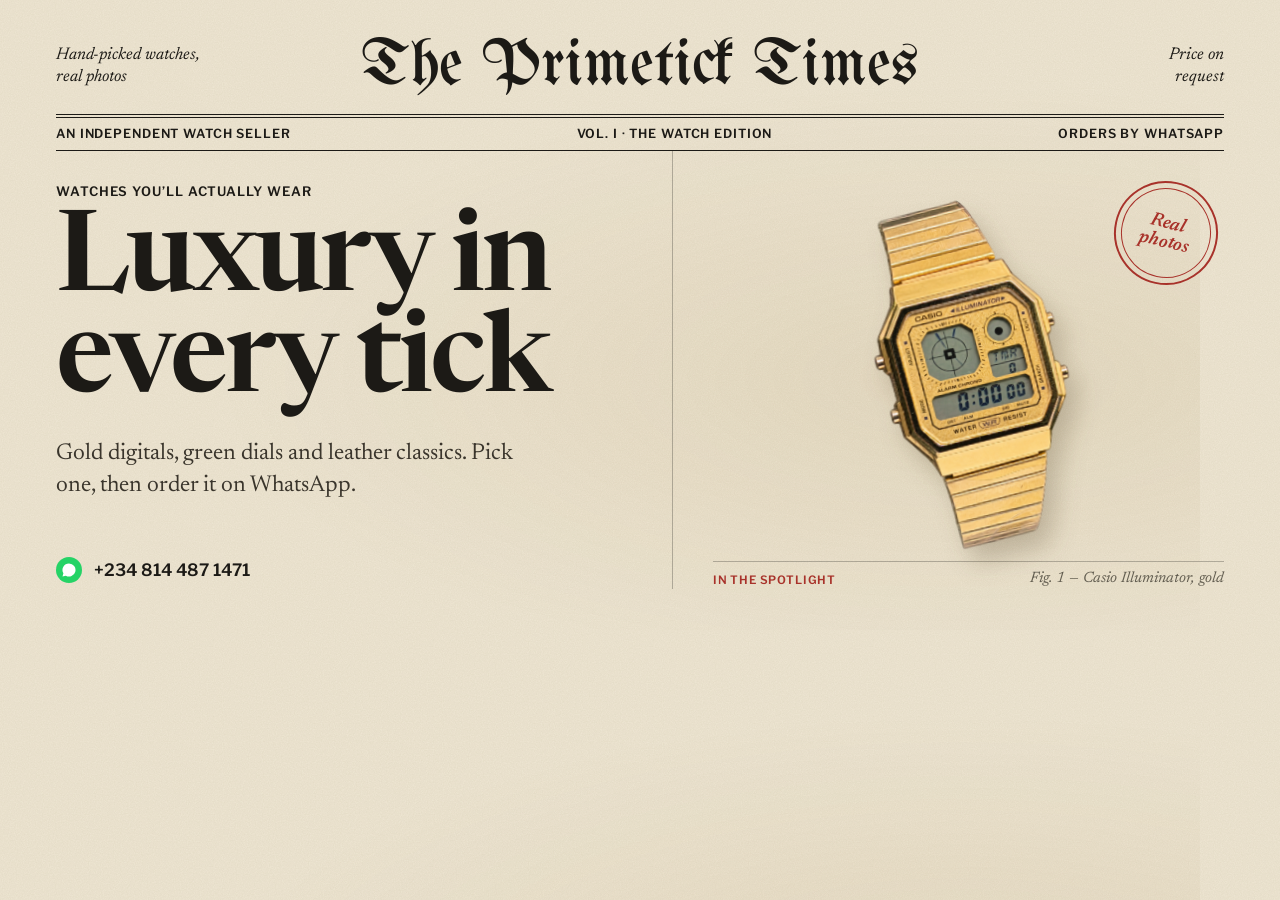
<file: assets/og/og.html>
<!doctype html>
<!-- Source for assets/og-image.png (1200 × 630). Re-render with a headless browser at that window size. -->
<html lang="en">
<head>
<meta charset="utf-8">
<link href="https://fonts.googleapis.com/css2?family=Newsreader:ital,opsz,wght@0,6..72,400..700;1,6..72,400..700&family=Libre+Franklin:wght@500;600&family=UnifrakturMaguntia&display=block" rel="stylesheet">
<style>
  :root{--paper:#EEE6D3;--ink:#1C1A16;--muted:#625D50;--rule:rgba(28,26,22,.28);--red:#A8322A}
  *{box-sizing:border-box;margin:0;padding:0}
  html,body{width:1200px;height:630px;overflow:hidden}
  body{background:var(--paper);color:var(--ink);font-family:'Newsreader',Georgia,serif;
    background-image:url("data:image/svg+xml;utf8,<svg xmlns='http://www.w3.org/2000/svg' width='220' height='220'><filter id='n'><feTurbulence type='fractalNoise' baseFrequency='.85' numOctaves='3' stitchTiles='stitch'/><feColorMatrix values='0 0 0 0 .25 0 0 0 0 .19 0 0 0 0 .08 0 0 0 .3 0'/></filter><rect width='100%' height='100%' filter='url(%23n)' opacity='.35'/></svg>"),
      radial-gradient(ellipse at 80% 60%,rgba(150,110,40,.10),transparent 55%)}
  .page{position:absolute;inset:34px 56px 34px}
  .mast{display:grid;grid-template-columns:1fr auto 1fr;align-items:center}
  .ear{font-style:italic;font-size:17px;line-height:1.3;color:var(--ink)}
  .ear.r{text-align:right}
  .title{font:66px/1 'UnifrakturMaguntia',serif}
  .dateline{display:flex;justify-content:space-between;margin-top:14px;padding:8px 0;border-top:4px double var(--ink);border-bottom:1px solid var(--ink);
    font:600 12.5px/1.3 'Libre Franklin',sans-serif;letter-spacing:.07em;text-transform:uppercase}
  .body{display:grid;grid-template-columns:1.12fr 1fr;height:438px}
  .lead{padding:34px 40px 0 0;border-right:1px solid var(--rule);display:flex;flex-direction:column}
  .eyebrow{font:600 13px/1 'Libre Franklin',sans-serif;letter-spacing:.07em;text-transform:uppercase}
  h1{font-weight:600;font-size:112px;line-height:.9;letter-spacing:-.024em;margin-top:16px;font-optical-sizing:auto}
  .deck{font-size:23px;line-height:1.38;color:#3a352c;margin-top:22px;max-width:470px}
  .wa{margin-top:auto;display:flex;align-items:center;gap:12px;font:600 17px/1 'Libre Franklin',sans-serif;padding-bottom:6px}
  .wa .dot{width:26px;height:26px;border-radius:50%;background:#25D366;display:grid;place-items:center}
  .wa .dot svg{width:16px;height:16px}
  .wa .num{font-variant-numeric:lining-nums}
  .art{position:relative;display:flex;flex-direction:column;align-items:center;justify-content:flex-end;padding:18px 0 0 40px}
  .art img{height:356px;width:auto;filter:drop-shadow(10px 16px 12px rgba(56,37,6,.22));transform:rotate(-4deg)}
  .cap{align-self:stretch;margin-top:10px;padding-top:9px;border-top:1px solid var(--rule);display:flex;justify-content:space-between;font-size:15px;font-style:italic;color:var(--muted)}
  .cap b{font-style:normal;font:600 11.5px/1.6 'Libre Franklin',sans-serif;letter-spacing:.07em;text-transform:uppercase;color:var(--red)}
  .stamp{position:absolute;top:30px;right:6px;width:104px;height:104px;border-radius:50%;border:2px solid var(--red);outline:1px solid var(--red);outline-offset:-8px;
    color:var(--red);display:grid;place-items:center;text-align:center;font:600 italic 19px/1 'Newsreader',serif;transform:rotate(12deg)}
</style>
</head>
<body>
<div class="page">
  <div class="mast">
    <div class="ear">Hand-picked watches,<br>real photos</div>
    <div class="title">The Primetick Times</div>
    <div class="ear r">Price on<br>request</div>
  </div>
  <div class="dateline"><span>An independent watch seller</span><span>Vol. I &middot; The watch edition</span><span>Orders by WhatsApp</span></div>
  <div class="body">
    <div class="lead">
      <p class="eyebrow">Watches you&rsquo;ll actually wear</p>
      <h1>Luxury in every tick</h1>
      <p class="deck">Gold digitals, green dials and leather classics. Pick one, then order it on WhatsApp.</p>
      <p class="wa"><span class="dot"><svg viewBox="0 0 32 32" fill="#fff"><path d="M16 3a13 13 0 0 0-11.2 19.6L3 29l6.6-1.7A13 13 0 1 0 16 3zm5.8 15.7c-.3-.2-1.9-.9-2.2-1s-.5-.2-.7.2-.8 1-1 1.2-.4.2-.7.1a8.7 8.7 0 0 1-4.3-3.8c-.3-.6.3-.5 1-1.7.1-.2 0-.4 0-.6l-1-2.4c-.3-.6-.5-.5-.7-.5h-.6a1.2 1.2 0 0 0-.9.4 3.6 3.6 0 0 0-1.1 2.7 6.3 6.3 0 0 0 1.3 3.3c.2.2 2.2 3.4 5.4 4.8 2 .9 2.8.9 3.8.8.6-.1 1.9-.8 2.2-1.5s.3-1.4.2-1.5-.3-.2-.7-.4z"/></svg></span><span class="num">+234 814 487 1471</span></p>
    </div>
    <div class="art">
      <span class="stamp">Real<br>photos</span>
      <img src="../cutouts/w13.png" alt="">
      <div class="cap"><span><b>In the spotlight</b></span><span>Fig. 1 &mdash; Casio Illuminator, gold</span></div>
    </div>
  </div>
</div>
</body>
</html>
</file>
<file: styles.css>
/* Primetick - an independent watch edit */
:root{
  --paper:#EEE6D3;--paper-2:#F7F1E3;--ink:#1C1A16;--muted:#625D50;
  --rule:rgba(28,26,22,.24);--red:#A8322A;--green:#0F3A25;
  --black:'UnifrakturMaguntia',serif;--serif:'Newsreader',Georgia,serif;--body:'Newsreader',Georgia,serif;--sans:'Libre Franklin','Franklin Gothic Medium',Arial,sans-serif;
  --ease-out:cubic-bezier(.23,1,.32,1);--press:120ms;--gutter:clamp(20px,4.5vw,64px);--page:1240px;
  --grain:url("data:image/svg+xml;utf8,<svg xmlns='http://www.w3.org/2000/svg' width='220' height='220'><filter id='n'><feTurbulence type='fractalNoise' baseFrequency='.85' numOctaves='3' stitchTiles='stitch'/><feColorMatrix values='0 0 0 0 .25 0 0 0 0 .19 0 0 0 0 .08 0 0 0 .22 0'/></filter><rect width='100%' height='100%' filter='url(%23n)' opacity='.3'/></svg>");
}
*{box-sizing:border-box;margin:0;padding:0}
html{scroll-behavior:smooth;scroll-padding-top:88px;-webkit-tap-highlight-color:transparent;-webkit-text-size-adjust:100%}
body{background:var(--paper);background-image:var(--grain);color:var(--ink);font:400 1.0625rem/1.6 var(--body);font-optical-sizing:auto;font-variant-numeric:oldstyle-nums;font-kerning:normal;text-rendering:optimizeLegibility}
h1,h2,h3{font-optical-sizing:auto;font-variant-numeric:lining-nums;text-wrap:balance}
img{display:block;max-width:100%;height:auto}
a{color:inherit;text-underline-offset:5px}
button{font:inherit;color:inherit}
button,a,[role='button']{touch-action:manipulation}
button,.btn,.chip{-webkit-user-select:none;user-select:none;-webkit-touch-callout:none}
button{cursor:pointer}
button:disabled{cursor:default}
:focus-visible{outline:2px solid var(--red);outline-offset:5px}
.skip-link{position:fixed;top:10px;left:var(--gutter);z-index:100;padding:12px 20px;background:var(--ink);color:var(--paper-2);transform:translateY(-160%)}
.skip-link:focus{transform:none}
.btn{display:inline-flex;align-items:center;justify-content:center;min-height:48px;padding:14px 24px;border:1px solid transparent;background:var(--ink);color:var(--paper-2);font:600 .875rem/1.25 var(--sans);letter-spacing:.01em;text-decoration:none;transition:transform var(--press) var(--ease-out),background-color 160ms ease}
.btn:active{transform:scale(.97)}
.text-link{display:inline-block;width:fit-content;min-height:44px;font-size:1rem;line-height:1.5;text-decoration-thickness:1px;text-underline-offset:6px;padding:8px 0}
.eyebrow,.sec-kicker{font:600 .75rem/1.4 var(--sans);letter-spacing:.06em;text-transform:uppercase;color:var(--ink)}
.nav{position:sticky;top:0;z-index:50;display:flex;justify-content:space-between;align-items:center;gap:24px;min-height:64px;padding:calc(10px + env(safe-area-inset-top,0px)) max(var(--gutter),calc((100vw - var(--page))/2)) 10px;background:var(--paper);border-bottom:1px solid var(--rule)}
.logo{display:inline-flex;align-items:center;gap:10px;font:1.75rem/1 var(--black);text-decoration:none}
.logo-mark{width:32px;height:32px;flex:none;margin-top:-2px}
.nav-links{display:flex;gap:30px;font:500 .875rem/1.4 var(--sans)}
.nav-links a{text-decoration:none;padding:8px 0}
.nav-contact{display:inline-flex;align-items:center;min-height:44px;font:500 .875rem/1.4 var(--sans);text-decoration-thickness:1px}
.hero,.drops,.field-notes,.how,.footer{max-width:calc(var(--page) + var(--gutter)*2);margin-inline:auto;padding-inline:var(--gutter)}
.hero{padding-top:30px}
.masthead{display:grid;grid-template-columns:1fr auto 1fr;align-items:center;gap:24px}
.mast-title{font:clamp(42px,6.8vw,92px)/1.05 var(--black);white-space:nowrap}
.mast-side{font-size:.875rem;font-style:italic;max-width:120px;line-height:1.35}
.mast-right{text-align:right;justify-self:end}
.dateline{display:flex;justify-content:space-between;gap:16px;border-top:3px double var(--ink);border-bottom:1px solid var(--ink);padding:9px 0;margin-top:20px;font:500 .6875rem/1.4 var(--sans);letter-spacing:.06em;text-transform:uppercase}
.hero-body{display:grid;grid-template-columns:1fr 1fr;grid-template-areas:'lead product' 'details product';column-gap:8%;padding:56px 0 70px}
.hero-lead{grid-area:lead;align-self:end;padding-top:24px}
.headline{font:600 clamp(60px,6.8vw,98px)/.98 var(--serif);letter-spacing:-.022em;margin-top:14px}
.hero-details{grid-area:details;align-self:start}
.hero-description{max-width:380px;font-size:1.25rem;line-height:1.5;margin-top:28px}
.hero-ctas{display:flex;align-items:center;gap:20px;flex-wrap:wrap;margin-top:28px}
.hero-footnote{color:var(--muted);font-size:.9375rem;line-height:1.6;margin-top:34px;padding-left:16px;border-left:1px solid var(--ink)}
.hero-product{grid-area:product;min-width:0;border-left:1px solid var(--rule);padding-left:10%;display:flex;flex-direction:column;justify-content:center}
.hero-watch{position:relative;display:block;width:100%;height:470px;border:0;background:none}
.hero-watch img{position:absolute;inset:8px 14px 24px;width:calc(100% - 28px);height:calc(100% - 32px);max-width:none;object-fit:contain;filter:drop-shadow(8px 14px 9px rgba(56,37,6,.18));transition:transform 220ms var(--ease-out)}
.hero-product figcaption{display:flex;gap:18px;align-items:start;border-top:1px solid var(--rule);padding-top:18px;margin-top:18px}
.product-note{font:600 .6875rem/1.5 var(--sans);letter-spacing:.06em;text-transform:uppercase;max-width:82px;color:var(--red)}
.product-caption{display:flex;flex-direction:column;gap:4px}
.product-caption strong{font:600 1.25rem/1.2 var(--serif)}
.product-caption>span{font-size:.875rem;color:var(--muted)}
.edition-strip{display:flex;justify-content:center;align-items:center;gap:40px;padding:18px var(--gutter);border-block:1px solid var(--ink);font-size:1rem}
.edition-label{font:600 .6875rem/1.4 var(--sans);letter-spacing:.06em;text-transform:uppercase;color:var(--red);white-space:nowrap}
.edition-strip p{word-spacing:6px}
.edition-strip p span{color:var(--muted);padding:0 10px}

/* ---------- the deck (swipeable playing cards on felt) ---------- */
.deck-sec{
  --felt:#0F3A25; --cream:#EFE9DA; --gold:#D9B65A;
  position:relative;overflow:hidden;text-align:center;color:var(--cream);padding:96px var(--gutter) 90px;
  background-color:var(--felt);
  background-image:var(--grain),
    radial-gradient(ellipse 70% 55% at 50% 48%,rgba(255,255,255,.08),transparent 70%),
    radial-gradient(ellipse 120% 60% at 50% 115%,rgba(0,0,0,.4),transparent 60%);
}
.deck-sec .sec-kicker{color:var(--gold)}
.deck-title{font-family:var(--serif);font-weight:500;font-style:italic;font-size:clamp(46px,6.4vw,84px);line-height:1;letter-spacing:-.018em;margin:12px 0}
.deck-deck{font-style:italic;font-size:18px;opacity:.85}

.deck-stage{display:grid;place-items:center;margin:52px 0 38px}
.deck{position:relative;width:min(72vw,340px);aspect-ratio:5/7;touch-action:pan-y;outline:none}
.deck:focus-visible{outline:2px dashed var(--gold);outline-offset:22px;border-radius:24px}

.pcard{
  position:absolute;inset:0;border-radius:18px;color:var(--felt);cursor:grab;
  background-color:var(--cream);
  background-image:radial-gradient(ellipse at 50% 42%,rgba(255,255,255,.38),transparent 70%),var(--grain);
  box-shadow:0 1px 1px rgba(0,0,0,.25),0 26px 50px -20px rgba(0,0,0,.7);
  transition:transform 480ms var(--ease-out),opacity 250ms ease;
  -webkit-user-select:none;user-select:none;-webkit-touch-callout:none;touch-action:pan-y;
}
.pcard.dragging{cursor:grabbing;transition:none}
.pcard.red{color:var(--red)}
.pcard::after{content:"";position:absolute;inset:9px;border-radius:12px;border:1px solid currentColor;opacity:.18;pointer-events:none}
.idx{position:absolute;z-index:2;display:flex;flex-direction:column;align-items:center;font-family:var(--serif);font-weight:600;font-variant-numeric:lining-nums;line-height:.82;pointer-events:none}
.idx .r{font-size:clamp(40px,5vw,58px);letter-spacing:-.02em}
.idx .s{font-size:clamp(28px,3.6vw,42px);margin-top:6px;font-family:Georgia,serif}
.idx.tl{top:20px;left:20px}
.idx.br{bottom:20px;right:20px;transform:rotate(180deg)}
.pcard .art{position:absolute;inset:14% 20%;display:grid;place-items:center;pointer-events:none}
.pcard .art img{width:100%;height:100%;min-height:0;object-fit:cover;mix-blend-mode:multiply;-webkit-user-drag:none;
  -webkit-mask-image:radial-gradient(ellipse 50% 50% at 50% 50%,#000 58%,transparent 100%);
          mask-image:radial-gradient(ellipse 50% 50% at 50% 50%,#000 58%,transparent 100%)}
.pcard .art img.cut{object-fit:contain;mix-blend-mode:normal;-webkit-mask-image:none;mask-image:none;filter:drop-shadow(3px 9px 6px rgba(40,30,10,.19))}

/* Give the curved leather strap a wider composition. */
.pcard[data-watch="011"] .art{inset:25% 14%}

.deck-count{font:600 .75rem/1 var(--sans);letter-spacing:.08em;color:var(--gold);font-variant-numeric:lining-nums tabular-nums}
#deckName{font-family:var(--serif);font-weight:600;font-size:clamp(28px,3.4vw,40px);line-height:1.1;letter-spacing:-.012em;margin:10px 0 6px}
#deckLine{font-style:italic;opacity:.85;margin-bottom:26px}
.deck-ctrl{display:flex;align-items:center;justify-content:center;gap:16px}
.deck-arrow{width:48px;height:48px;border-radius:50%;border:1px solid rgba(239,233,218,.45);background:transparent;color:var(--cream);font-size:18px;cursor:pointer;
  transition:transform var(--press) var(--ease-out),background-color 150ms ease}
.deck-arrow:active{transform:scale(.92)}
.btn-cream{background:var(--cream);color:var(--felt)}
.deck-hint{margin-top:24px;font:500 .75rem/1.4 var(--sans);letter-spacing:.04em;opacity:.65}
@media(hover:hover) and (pointer:fine){
  .deck-arrow:hover{background-color:rgba(239,233,218,.12)}
  .deck-ctrl .btn-cream:hover{background-color:#fff}
}
@media (prefers-reduced-motion:reduce){
  .pcard{transition:opacity 200ms ease}
}


/* The collection */
.drops{padding-top:100px;padding-bottom:70px}
.catalogue-head{display:flex;justify-content:space-between;align-items:end;gap:32px;margin-bottom:34px}
.sec-title{font:600 clamp(40px,4.8vw,62px)/1.04 var(--serif);letter-spacing:-.018em;margin-top:12px}
.catalogue-intro{color:var(--muted);font-size:1rem;line-height:1.6;max-width:280px;padding-bottom:4px}
.catalogue-toolbar{display:flex;justify-content:space-between;align-items:center;gap:20px;border-top:3px double var(--ink);border-bottom:1px solid var(--rule);padding:12px 0}
.filters{display:flex;gap:24px;flex-wrap:wrap}
.chip{background:none;border:0;position:relative;min-height:44px;padding:8px 0;font:500 .875rem/1.4 var(--sans);color:var(--muted)}
.chip.on{color:var(--ink);font-weight:600}
.chip.on::after{content:'';position:absolute;bottom:2px;height:2px;left:0;right:0;background:var(--red)}
.chip:active{color:var(--red)}
.catalogue-count{font:500 .8125rem/1.4 var(--sans);color:var(--muted);white-space:nowrap;font-variant-numeric:lining-nums}
.grid{display:grid;grid-template-columns:repeat(4,minmax(0,1fr));column-gap:26px;row-gap:34px;padding-top:28px}
.card-wrap.hide{display:none}
.card{display:flex;flex-direction:column;height:100%;padding-bottom:22px;border-bottom:1px solid var(--rule)}
.card-hit{display:block;background:none;border:0;text-align:left;width:100%;flex:1}
.card .ph{overflow:hidden;background:#e0d9c9}
.card .ph div{aspect-ratio:4/5;overflow:hidden}
.card .ph img{width:100%;height:100%;object-fit:cover;object-position:center;transition:transform 240ms var(--ease-out)}
.card .no{display:block;font:500 .6875rem/1.4 var(--sans);letter-spacing:.06em;text-transform:uppercase;color:var(--muted);margin-top:16px;font-variant-numeric:lining-nums}
.card h3{font:600 clamp(20px,1.75vw,24px)/1.18 var(--serif);letter-spacing:-.008em;margin:6px 0}
.card .meta{font-size:.9375rem;color:var(--muted)}
.card .ask{display:inline-flex;align-items:center;min-height:44px;align-self:start;font-size:.9375rem;margin-top:14px;padding:6px 0;text-decoration-thickness:1px}
.catalogue-end{margin-top:34px;text-align:center;font-style:italic;color:var(--muted);font-size:1rem}
/* One photograph, and the story in its details. */
.field-notes{padding-top:38px;padding-bottom:100px}
.notes-heading{display:flex;justify-content:space-between;align-items:center;border-top:3px double var(--ink);border-bottom:1px solid var(--rule);padding:12px 0;margin-bottom:38px}
.notes-heading>span{font-size:1.0625rem;font-style:italic}
.notes-layout{display:grid;grid-template-columns:1.05fr 1fr;gap:8%;align-items:center}
.notes-photo{min-width:0}
.notes-photo button{display:block;width:100%;border:0;background:none}
.notes-photo img{width:100%;aspect-ratio:5/6;object-fit:cover}
.notes-photo figcaption{font-size:.8125rem;color:var(--muted);padding-top:12px;line-height:1.4}
.notes-copy{max-width:420px}
.notes-copy h2{font:600 clamp(44px,5vw,68px)/1.02 var(--serif);letter-spacing:-.02em;margin:16px 0 26px}
.notes-copy>p:not(.eyebrow){font-size:1.125rem;line-height:1.6;margin-top:18px;color:#454035}
.watch-details{border-top:1px solid var(--rule);margin:28px 0 20px}
.watch-details>div{display:grid;grid-template-columns:110px 1fr;gap:16px;border-bottom:1px solid var(--rule);padding:10px 0;font-size:.9375rem}
.watch-details dt{color:var(--muted)}
.watch-details dd{margin:0}
/* Ordering is a useful, compact service strip. */
.how{padding-bottom:70px}
.order-heading{display:flex;align-items:center;justify-content:space-between;gap:24px;padding-top:30px;border-top:3px double var(--ink)}
.order-heading h2{font:600 clamp(26px,3vw,38px)/1.15 var(--serif);letter-spacing:-.012em}
.steps{list-style:none;display:grid;grid-template-columns:repeat(3,minmax(0,1fr));margin-top:32px;gap:32px}
.step{border-left:1px solid var(--rule);padding-left:24px}
.step:first-child{border:0;padding-left:0}
.step h3{font:600 1.3125rem/1.25 var(--serif);letter-spacing:-.006em}
.step p{font-size:1rem;color:var(--muted);margin-top:12px;max-width:310px}
.order-note{display:flex;justify-content:space-between;align-items:center;gap:24px;margin-top:32px;padding-top:18px;border-top:1px solid var(--rule);font-size:.9375rem}
.order-note p{color:var(--muted)}
/* Original photographs in quick view. */
.qv{margin:auto;width:min(92vw,940px);max-height:90dvh;overflow:auto;overscroll-behavior:contain;padding:0;border:0;background:var(--paper-2);color:var(--ink);box-shadow:0 30px 80px -20px rgba(20,15,5,.45)}
.qv[open]{display:grid;grid-template-columns:1.1fr 1fr}
.qv::backdrop{background:rgba(28,26,22,.65)}
.qv-img{padding:18px;display:grid;place-items:center;background:var(--paper)}
.qv-img img{width:100%;max-height:75dvh;object-fit:contain}
.qv-body{padding:38px 30px;display:flex;flex-direction:column;justify-content:center}
.qv-no{font:600 .6875rem/1.4 var(--sans);letter-spacing:.06em;text-transform:uppercase;color:var(--red);font-variant-numeric:lining-nums;padding-bottom:12px;border-bottom:1px solid var(--rule)}
.qv-body h3{font:600 clamp(30px,3.8vw,46px)/1.06 var(--serif);letter-spacing:-.015em;margin:22px 0 12px}
.qv-meta{color:var(--muted);font-size:1rem}
.qv-note{font-size:1rem;line-height:1.6;margin:28px 0;border-top:1px solid var(--rule);padding-top:20px}
.qv-close{position:absolute;top:8px;right:8px;width:44px;height:44px;display:grid;place-items:center;border:1px solid var(--rule);background:var(--paper-2);font-size:1rem;z-index:2}
.qv-close:active{transform:scale(.95)}
body:has(.qv[open]){overflow:hidden}
@media(hover:hover) and (pointer:fine){
  .btn:hover{background:var(--red)}
  .text-link:hover,.nav-links a:hover,.nav-contact:hover{color:var(--red)}
  .hero-watch:hover img{transform:translateY(-5px)}
  .card-hit:hover .ph img{transform:scale(1.025)}
  .card .ask:hover{color:var(--red)}
  .qv-close:hover{background:var(--paper)}
}
@media(min-width:1500px){.hero-body{column-gap:12%}.hero-watch{height:510px}}
@media(max-width:1050px){
  .mast-side{display:none}.masthead{display:block;text-align:center}.mast-title{font-size:clamp(44px,8.5vw,86px)}
  .hero-body{column-gap:5%;padding-top:36px}.headline{font-size:clamp(60px,8vw,84px)}
  .hero-watch{height:420px}.hero-product{padding-left:7%}.hero-description{font-size:1.125rem}.hero-ctas{gap:12px}
  .grid{grid-template-columns:repeat(3,minmax(0,1fr));gap:30px 22px}
}
@media(max-width:760px){
  html{scroll-padding-top:78px}
  .nav{min-height:58px;gap:20px}.nav-links{display:none}.nav-contact{font-size:.875rem}
  .hero{padding-top:24px}.mast-title{font-size:clamp(37px,8.7vw,62px)}
  .dateline{justify-content:center;margin-top:15px;padding:8px 0}.dateline>span:not(:nth-child(2)){display:none}
  .hero-body{grid-template-columns:1fr;grid-template-areas:'lead' 'product' 'details';padding:30px 0 42px}
  .hero-lead{padding:0;text-align:center}.headline{font-size:clamp(58px,11vw,84px);margin-top:12px}
  .hero-product{border-left:0;padding:0;margin:24px auto 0;width:min(100%,460px)}
  .hero-watch{height:310px}.hero-watch img{inset:8px 10% 24px;width:80%}
  .hero-product figcaption{margin-top:10px;padding-top:14px;justify-content:center}.product-note{font-size:.6875rem}
  .hero-details{text-align:center}.hero-description{margin:26px auto 0;max-width:390px;font-size:1.125rem}
  .hero-ctas{justify-content:center;margin-top:22px;gap:12px 24px}
  .hero-footnote{border:0;padding:0;margin-top:18px;font-size:.8125rem}.hero-footnote br{display:none}
  .edition-strip{flex-direction:column;gap:8px;padding-block:16px}.edition-strip p{font-size:.9375rem;word-spacing:0}.edition-strip p span{padding:0 6px}
  .drops{padding-top:60px;padding-bottom:38px}.catalogue-head{display:block;margin-bottom:24px}.sec-title{font-size:clamp(39px,8vw,58px);margin-top:8px}
  .catalogue-intro{margin-top:16px;max-width:none}.catalogue-intro br{display:none}
  .catalogue-toolbar{gap:10px;flex-wrap:wrap;padding:8px 0}.filters{gap:24px}.catalogue-count{font-size:.8125rem}
  .grid{grid-template-columns:repeat(2,minmax(0,1fr));gap:26px 16px;padding-top:20px}
  .card h3{font-size:1.25rem}.card .no{margin-top:12px}.card .meta{font-size:.875rem}.card .ask{margin-top:10px;font-size:.875rem}
  .catalogue-end{font-size:.9375rem;text-align:left;margin-top:24px}
  .field-notes{padding-top:22px;padding-bottom:56px}.notes-heading{margin-bottom:24px}
  .notes-layout{grid-template-columns:1fr;gap:30px}.notes-photo{max-width:520px}.notes-copy{max-width:none}
  .notes-photo img{aspect-ratio:1/1;object-position:center 44%}.notes-copy h2{font-size:48px;margin:12px 0 22px}.notes-copy h2 br{display:none}
  .notes-copy>p:not(.eyebrow){font-size:1.0625rem}.watch-details{margin-top:24px}
  .how{padding-bottom:42px}.order-heading{display:block;padding-top:24px}.order-heading h2{margin-top:10px;font-size:32px}
  .steps{grid-template-columns:1fr;gap:0;margin-top:18px}.step,.step:first-child{padding:20px 0;border:0;border-bottom:1px solid var(--rule)}.step p{margin-top:8px;max-width:none}
  .order-note{display:block;border:0;margin-top:20px;padding:0}.order-note .text-link{margin-top:6px}  .qv[open]{grid-template-columns:1fr}.qv-img{padding:14px}.qv-img img{max-height:44dvh}.qv-body{padding:24px}.qv-body h3{font-size:32px;margin-top:16px}.qv-note{margin-block:20px}
  .deck-sec{padding:64px var(--gutter) 58px}.deck-stage{margin-top:30px}.deck-title{font-size:58px}.deck-hint{font-size:.6875rem;letter-spacing:.08em}
}
@media(max-width:380px){.filters{gap:18px}.catalogue-count{width:100%;padding-bottom:6px}.hero-ctas{flex-direction:column}.edition-strip p{font-size:.875rem}.headline{font-size:54px}}
@media(prefers-reduced-motion:reduce){
  html{scroll-behavior:auto}
  *,*::before,*::after{animation-duration:.01ms!important;animation-iteration-count:1!important;transition-duration:.01ms!important}
}

/* ---------- Under the Glass (Hairline figure) ---------- */
.anatomy{max-width:calc(var(--page) + var(--gutter)*2);margin-inline:auto;padding:90px var(--gutter) 30px}
.anatomy-head{display:flex;justify-content:space-between;align-items:end;gap:32px;margin-bottom:10px}
.anatomy-head h2{font:600 clamp(40px,4.8vw,62px)/1.04 var(--serif);letter-spacing:-.018em}
.anatomy-intro{color:var(--muted);font-size:1rem;line-height:1.6;max-width:320px;padding-bottom:6px}
.anatomy-layout{display:grid;grid-template-columns:minmax(0,1fr) minmax(0,2.3fr) minmax(0,1fr);gap:32px;align-items:center}
.anatomy-stage{width:100%;
  --hairline-plate:#EEE6D3;--hairline-hi:#1C1A16;--hairline-edge:#7A7262;--hairline-mid:#A69D8A;--hairline-lo:#CEC5AF;--hairline-stroke:1}
.anatomy-fig figcaption{text-align:center;font-style:italic;font-size:.9375rem;color:var(--muted);margin-top:4px;min-height:1.6em}
#anatomyRead{transition:color 200ms ease}
#anatomyRead.live{color:var(--red);text-transform:capitalize}
.anatomy-notes{list-style:none;display:grid;gap:20px}
.anatomy-notes li{border-top:1px solid var(--rule);padding-top:12px;font-size:.9375rem;line-height:1.5;color:var(--muted);transition:color 200ms ease}
.anatomy-notes b{display:block;font:600 1.25rem/1.2 var(--serif);letter-spacing:-.006em;color:var(--ink);margin-bottom:4px;transition:color 200ms ease}
.anatomy-notes li.on{color:var(--ink)}
.anatomy-notes li.on b{color:var(--red)}
@media(max-width:900px){
  .anatomy{padding-top:70px}
  .anatomy-head{flex-direction:column;align-items:start;gap:14px}
  .anatomy-layout{grid-template-columns:1fr 1fr;gap:20px 24px}
  .anatomy-fig{grid-column:1/-1;order:-1}
  .anatomy-notes{align-self:start}
  .anatomy-notes li{font-size:.875rem}
  .anatomy-notes b{font-size:1.0625rem}
}

/* ---------- Footer: small-type grid over a cropped blackletter nameplate ---------- */
.footer{container-type:inline-size;border-top:3px double var(--ink);margin-top:20px;padding-top:44px;padding-bottom:0;overflow:hidden}
.foot-grid{display:grid;grid-template-columns:1.25fr 1fr 1fr;gap:56px;padding-bottom:44px}
.foot-label{font:600 .6875rem/1.4 var(--sans);letter-spacing:.06em;text-transform:uppercase;color:var(--muted);margin-bottom:18px}
.foot-statement{font:600 clamp(30px,3.1vw,42px)/1.06 var(--serif);letter-spacing:-.016em;max-width:11ch}
.foot-wa{display:inline-block;min-height:44px;padding-top:10px;margin-top:22px;font:500 .9375rem/1.4 var(--sans);text-decoration:underline;text-decoration-thickness:1px;text-underline-offset:6px}
.foot-menu{list-style:none;border-top:1px solid var(--rule)}
.foot-menu a{display:flex;align-items:baseline;gap:14px;min-height:44px;padding:10px 0;border-bottom:1px solid var(--rule);text-decoration:none;font:500 1.125rem/1.3 var(--serif);transition:color 150ms ease}
.foot-menu .n{flex:none;width:22px;font:500 .6875rem/1 var(--sans);letter-spacing:.04em;color:var(--muted);font-variant-numeric:lining-nums tabular-nums}
.foot-menu .arr{margin-left:auto;transition:transform 180ms var(--ease-out)}
.foot-clock{font:600 clamp(42px,4.6vw,62px)/1 var(--serif);letter-spacing:-.01em;font-variant-numeric:lining-nums tabular-nums}
.foot-clock span{color:var(--red)}
.foot-note{font-size:.9375rem;line-height:1.55;color:var(--muted);margin-top:14px;max-width:28ch}
.foot-legal{display:flex;justify-content:space-between;align-items:center;gap:12px 24px;flex-wrap:wrap;border-top:1px solid var(--ink);padding:14px 0;font:500 .75rem/1.4 var(--sans);color:var(--muted);font-variant-numeric:lining-nums}
.foot-legal a{display:inline-flex;align-items:center;min-height:32px;text-decoration:none}
.foot-mark{height:17.5cqw;overflow:hidden;margin-top:6px}
.foot-mark span{display:block;font:25.4cqw/1 var(--black);text-align:center;white-space:nowrap;margin-top:-2.6cqw;transform:translateY(28%);transition:transform 1100ms var(--ease-out)}
.foot-mark.in span{transform:none}
.foot-social{display:flex;flex-wrap:wrap;gap:4px 22px;margin-top:6px;font:500 .875rem/1.4 var(--sans);color:var(--muted);font-variant-numeric:lining-nums}
.foot-social a{display:inline-flex;align-items:center;min-height:44px;text-decoration:none}
@media(hover:hover) and (pointer:fine){
  .foot-social a:hover{color:var(--red)}
  .foot-menu a:hover{color:var(--red)}
  .foot-menu a:hover .arr{transform:translateX(4px)}
  .foot-wa:hover,.foot-legal a:hover{color:var(--red)}
}
@media(max-width:900px){
  .foot-grid{grid-template-columns:1fr 1fr;gap:40px 32px}
  .foot-intro{grid-column:1/-1}
}
@media(max-width:560px){
  .footer{padding-top:34px}
  .foot-grid{grid-template-columns:1fr;gap:34px;padding-bottom:34px}
  .foot-statement{font-size:34px}
  .foot-legal{padding-bottom:calc(14px + env(safe-area-inset-bottom,0px))}
}
</file>
